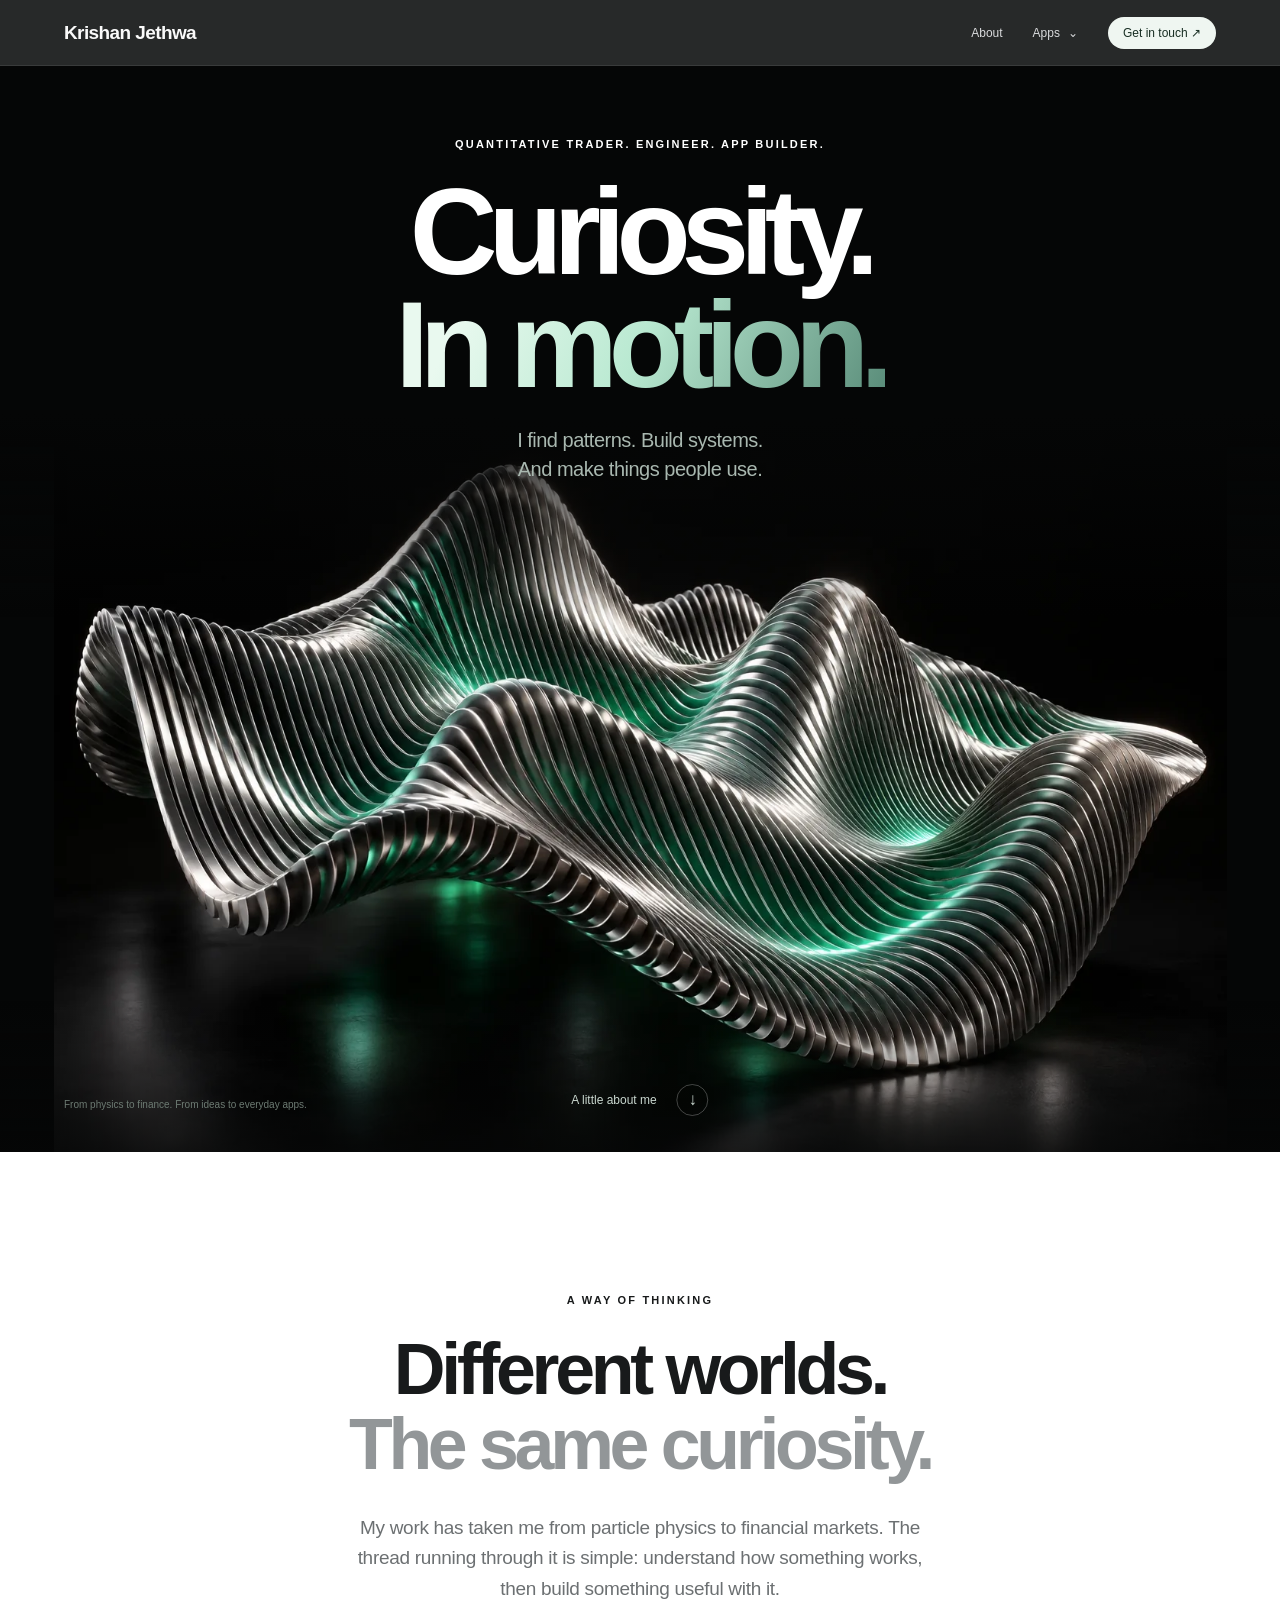
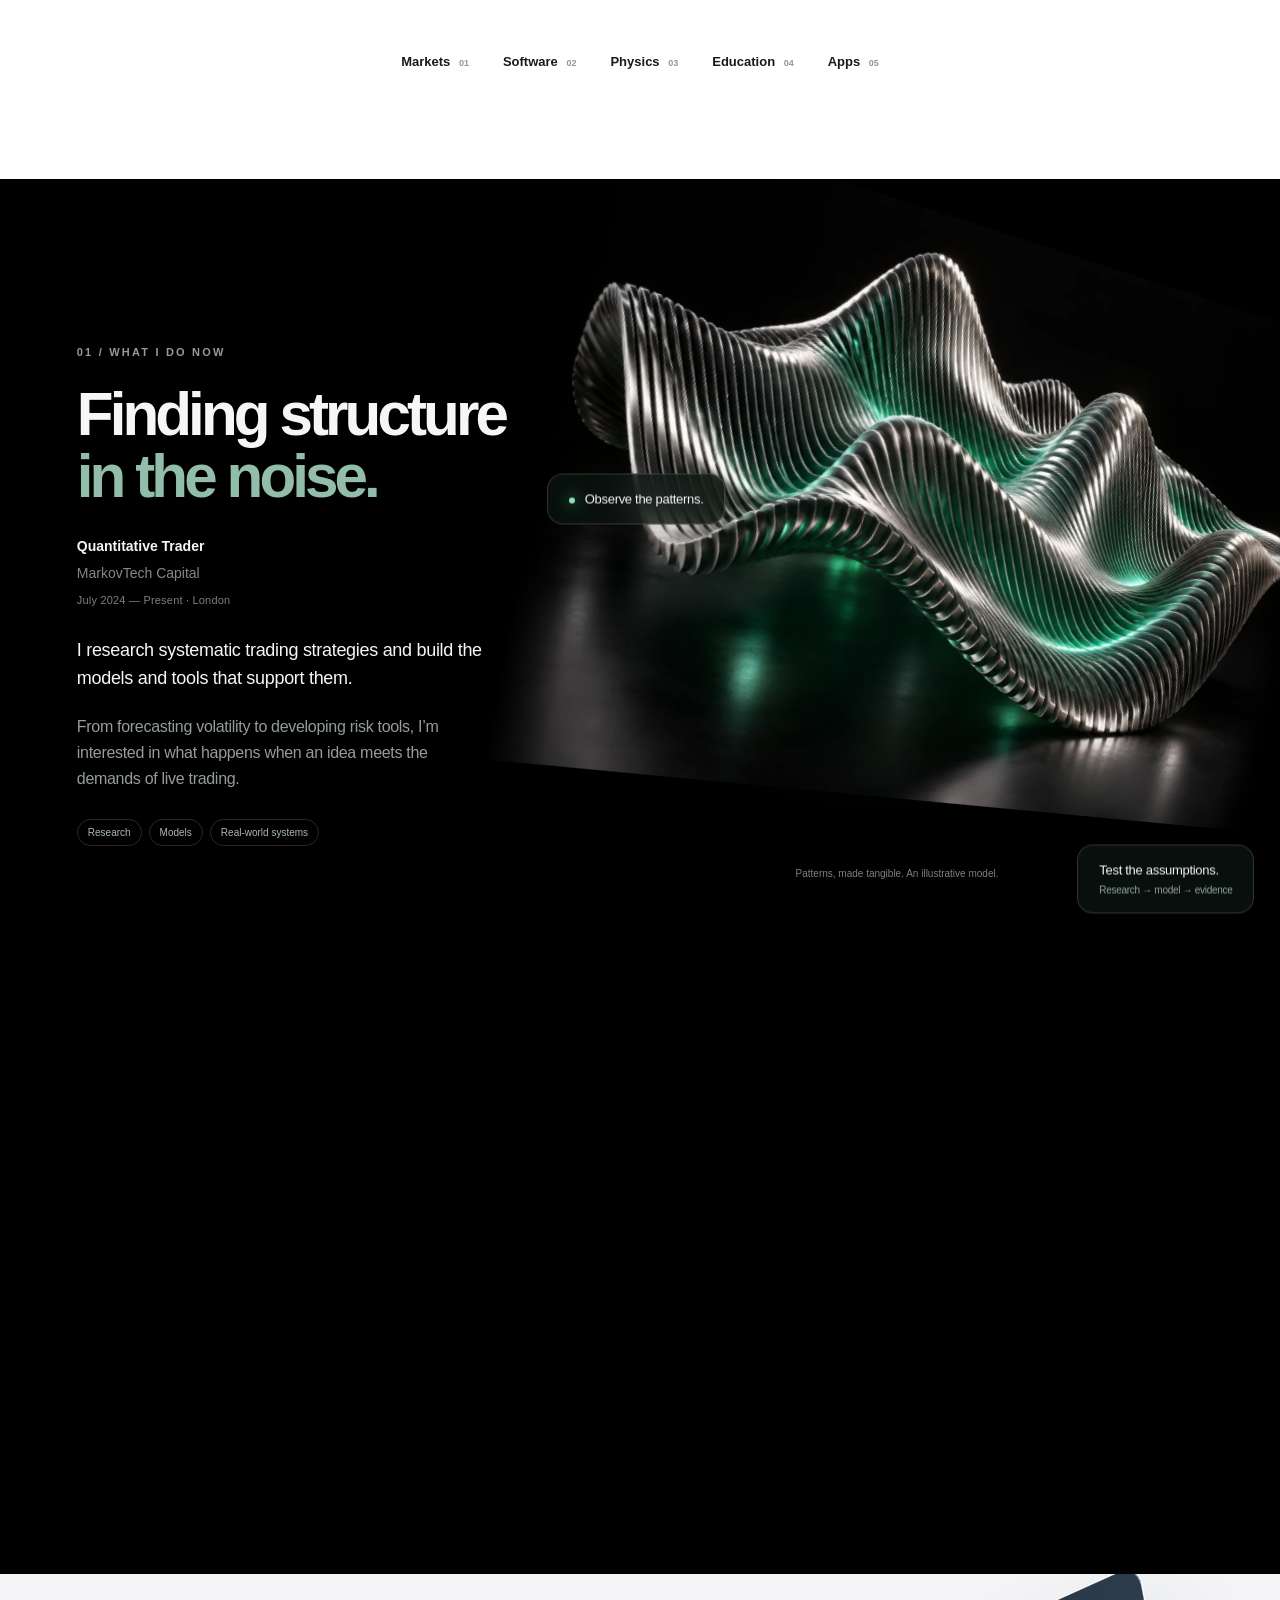
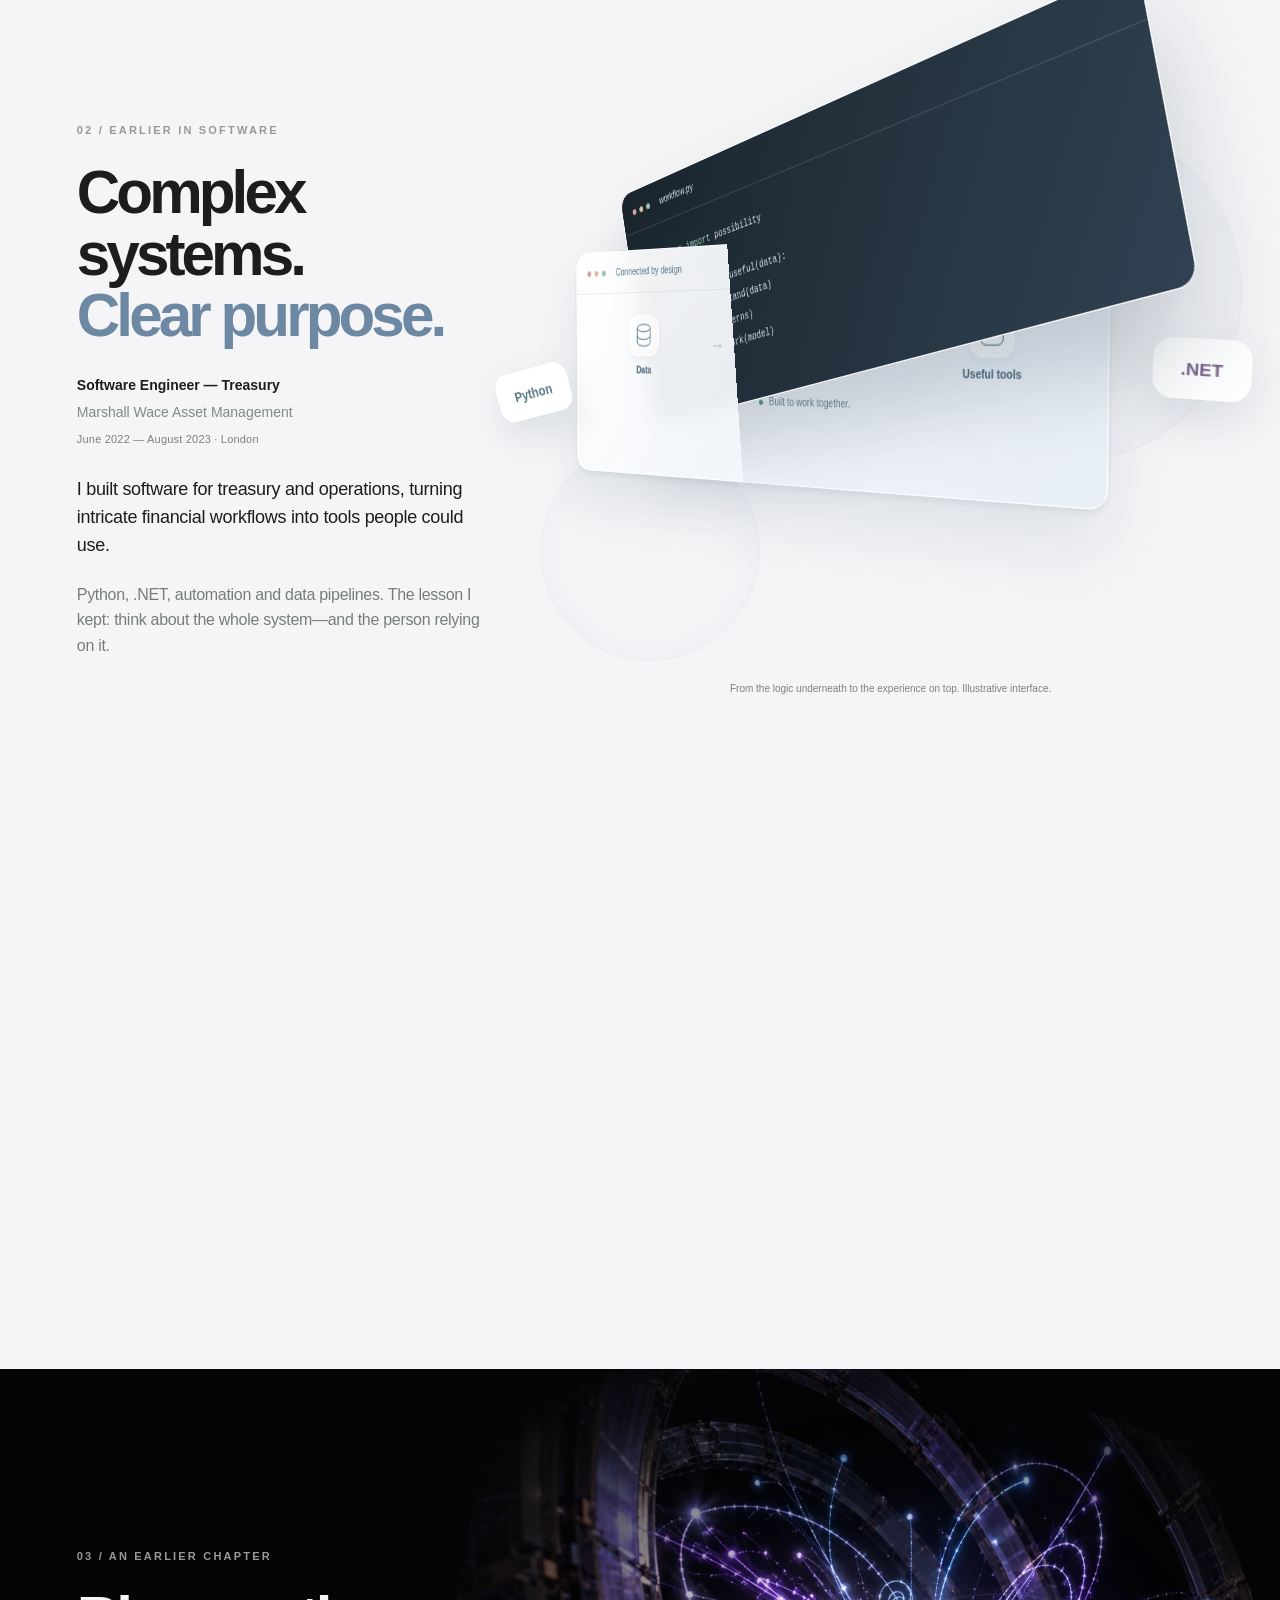
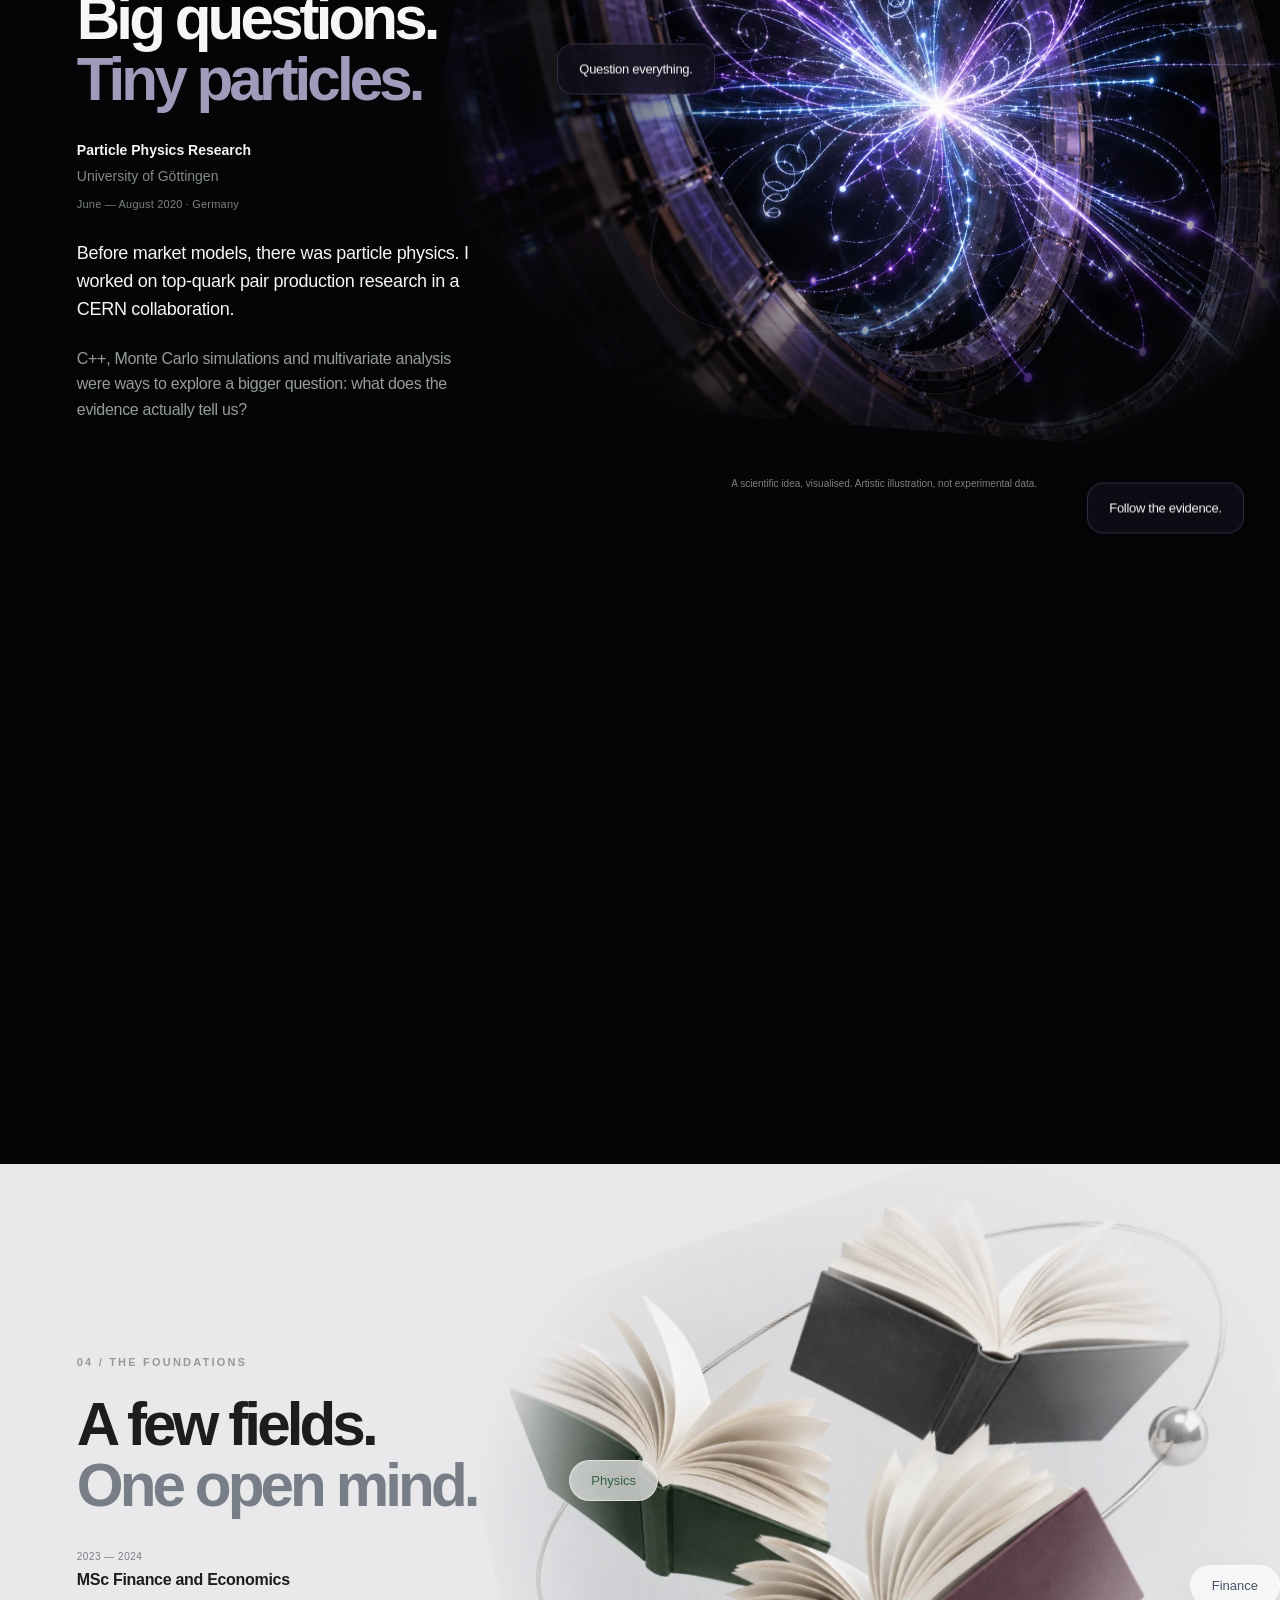
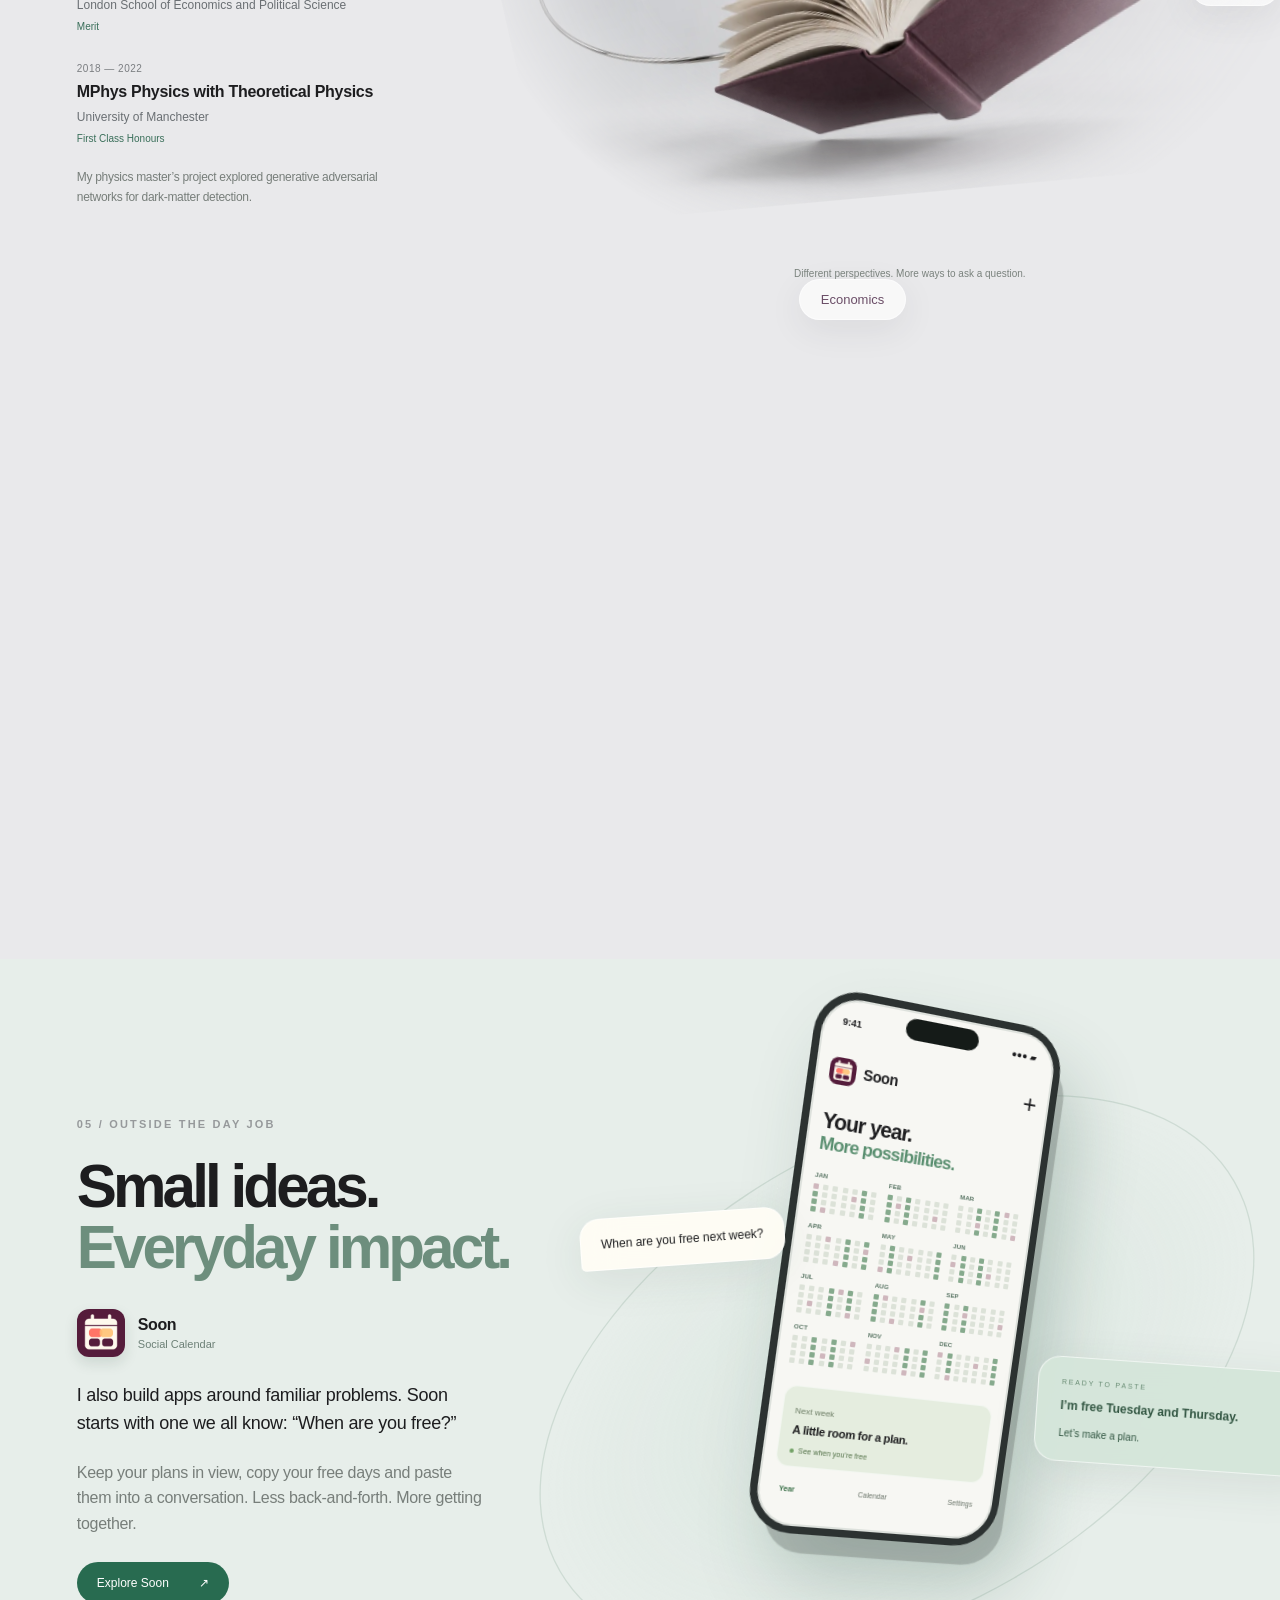
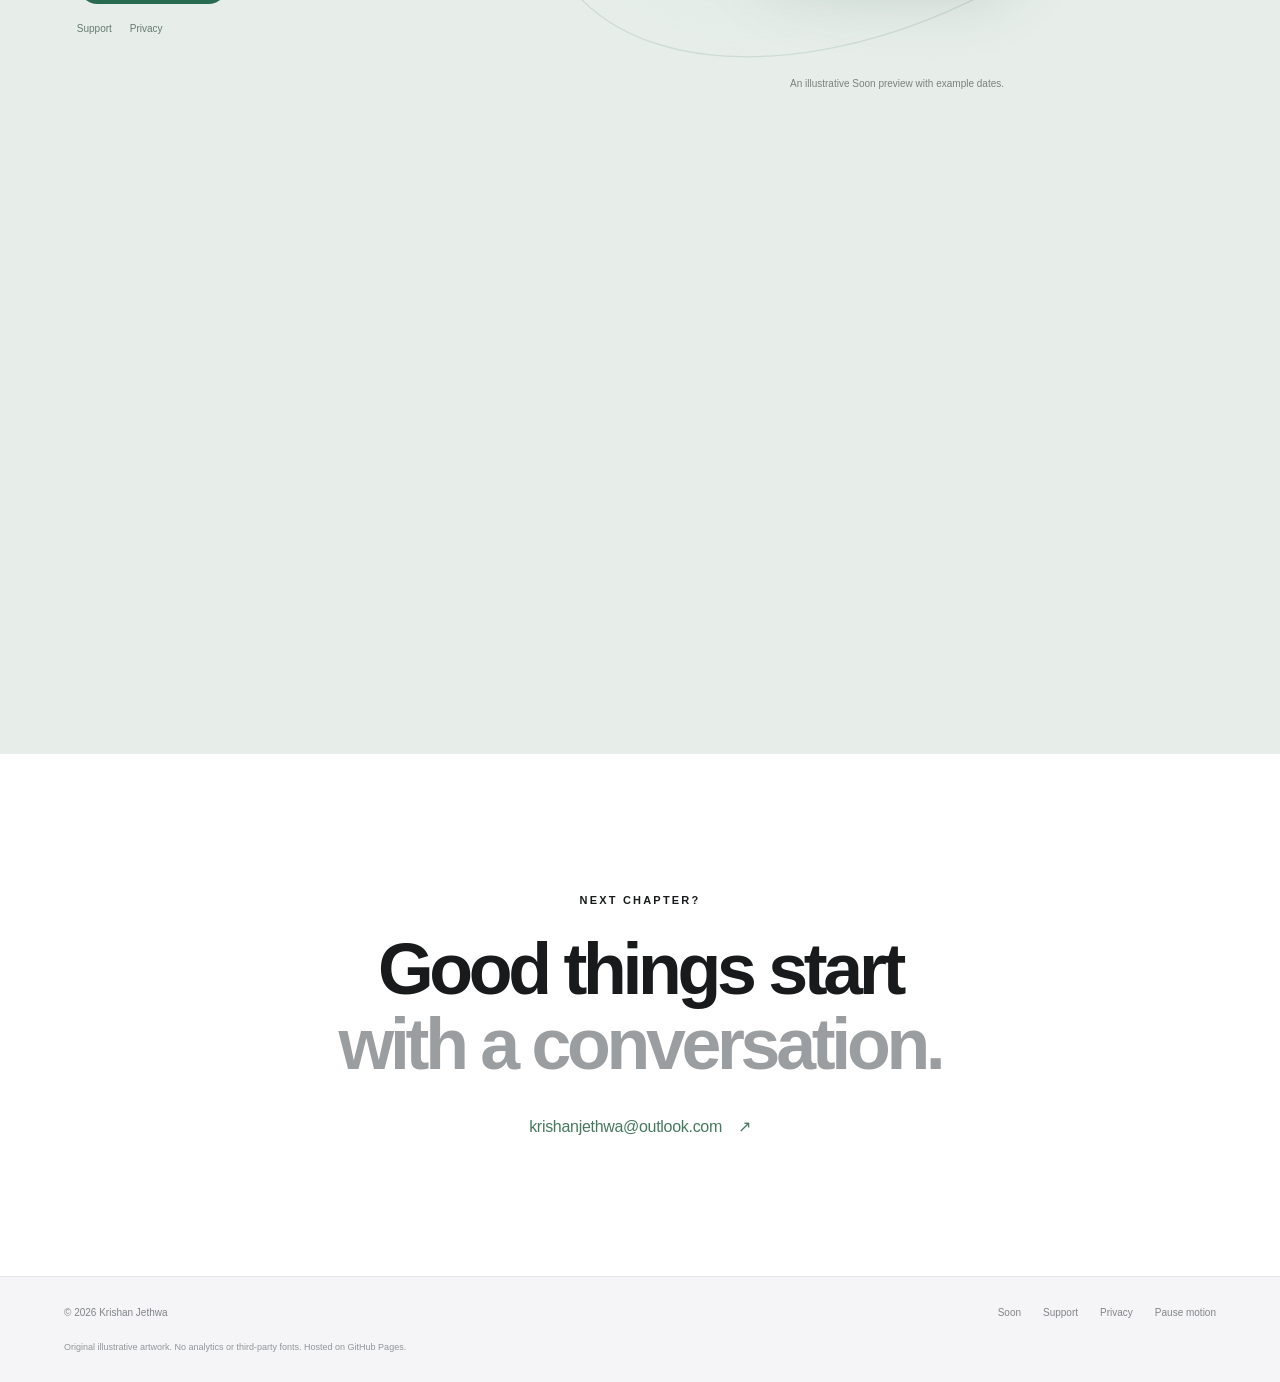
<file: index.html>
<!doctype html>
<html lang="en">
<head>
  <meta charset="utf-8"><meta name="viewport" content="width=device-width,initial-scale=1">
  <title>Krishan Jethwa · Curiosity in motion</title>
  <meta name="description" content="Krishan Jethwa — quantitative trader, software engineer and everyday app builder. A journey through markets, physics and the things I make.">
  <meta name="theme-color" content="#050606">
  <link rel="preload" href="./assets/markets.webp" as="image">
  <link rel="stylesheet" href="./developer.css?v=20261020d"><script src="./developer.js?v=20261020d" defer></script>
</head>
<body>
<a class="skip" href="#main">Skip to content</a>
<header class="site-header"><a class="identity" href="./" aria-label="Krishan Jethwa home">Krishan Jethwa</a><nav aria-label="Main navigation"><a href="#about">About</a><details class="app-menu"><summary>Apps <span aria-hidden="true">⌄</span></summary><div class="dropdown"><a href="./soon.html"><img src="./socialite-icon.png" width="36" height="36" alt=""><span><strong>Soon</strong><small>Social Calendar</small></span><span aria-hidden="true">↗</span></a></div></details><a class="nav-contact" href="mailto:krishanjethwa@outlook.com">Get in touch <span aria-hidden="true">↗</span></a></nav></header>
<main id="main">
<section class="hero" aria-labelledby="intro-title">
  <div class="hero-heading"><p class="eyebrow">Quantitative trader. Engineer. App builder.</p><h1 id="intro-title">Curiosity.<br><span>In motion.</span></h1><p>I find patterns. Build systems.<br>And make things people use.</p></div>
  <div class="hero-image" aria-hidden="true"><img src="./assets/markets.webp" width="1536" height="1024" alt="" fetchpriority="high"><div class="hero-image-shade"></div></div>
  <a class="scroll-cue" href="#about">A little about me <span aria-hidden="true">↓</span></a><span class="hero-side" aria-hidden="true">From physics to finance. From ideas to everyday apps.</span>
</section>
<div id="about" class="story-intro"><p class="eyebrow">A way of thinking</p><h2>Different worlds.<br><span>The same curiosity.</span></h2><p>My work has taken me from particle physics to financial markets. The thread running through it is simple: understand how something works, then build something useful with it.</p><div class="story-nav" aria-label="Explore my story"><a href="#markets">Markets <span>01</span></a><a href="#software">Software <span>02</span></a><a href="#physics">Physics <span>03</span></a><a href="#education">Education <span>04</span></a><a href="#apps">Apps <span>05</span></a></div></div>
<section class="chapter chapter-markets dark" id="markets" data-chapter="0" aria-labelledby="markets-title"><div class="chapter-frame">
  <div class="chapter-copy"><p class="eyebrow">01 / What I do now</p><h2 id="markets-title">Finding structure<br><span>in the noise.</span></h2><div class="role"><strong>Quantitative Trader</strong><span>MarkovTech Capital</span><small>July 2024 — Present · London</small></div><p>I research systematic trading strategies and build the models and tools that support them.</p><p class="secondary">From forecasting volatility to developing risk tools, I’m interested in what happens when an idea meets the demands of live trading.</p><div class="chapter-tags"><span>Research</span><span>Models</span><span>Real-world systems</span></div></div>
  <figure class="chapter-visual market-visual"><div class="visual-glow"></div><img class="visual-main" src="./assets/markets.webp" width="1536" height="1024" alt="A sculpted silver wave surface with emerald reflections, illustrating the patterns in a mathematical model." loading="lazy"><div class="floating-label label-one" aria-hidden="true"><i></i>Observe the patterns.</div><div class="floating-label label-two" aria-hidden="true">Test the assumptions.<span>Research → model → evidence</span></div><figcaption>Patterns, made tangible. An illustrative model.</figcaption></figure>
</div></section>
<section class="chapter chapter-software light" id="software" data-chapter="1" aria-labelledby="software-title"><div class="chapter-frame">
  <div class="chapter-copy"><p class="eyebrow">02 / Earlier in software</p><h2 id="software-title">Complex systems.<br><span>Clear purpose.</span></h2><div class="role"><strong>Software Engineer — Treasury</strong><span>Marshall Wace Asset Management</span><small>June 2022 — August 2023 · London</small></div><p>I built software for treasury and operations, turning intricate financial workflows into tools people could use.</p><p class="secondary">Python, .NET, automation and data pipelines. The lesson I kept: think about the whole system—and the person relying on it.</p></div>
  <figure class="chapter-visual software-visual"><div class="software-orb orb-one"></div><div class="software-orb orb-two"></div><div class="system-composition" aria-hidden="true"><div class="system-window window-back"><div class="window-bar"><i></i><i></i><i></i><span>workflow.py</span></div><div class="code-lines"><span><b>from</b> ideas <b>import</b> possibility</span><span>&nbsp;</span><span><b>def</b> build_something_useful(data):</span><span>&nbsp;&nbsp;patterns = understand(data)</span><span>&nbsp;&nbsp;model = test(patterns)</span><span>&nbsp;&nbsp;<b>return</b> make_it_work(model)</span></div></div><div class="system-window window-front"><div class="window-bar"><i></i><i></i><i></i><span>Connected by design</span></div><div class="workflow"><div><svg viewBox="0 0 40 40"><ellipse cx="20" cy="10" rx="12" ry="5"/><path d="M8 10V29C8 36 32 36 32 29V10M8 20C8 27 32 27 32 20"/></svg><span>Data</span></div><b>→</b><div><svg viewBox="0 0 40 40"><path d="M16 10L6 20L16 30M24 10L34 20L24 30"/></svg><span>Logic</span></div><b>→</b><div><svg viewBox="0 0 40 40"><rect x="6" y="6" width="28" height="28" rx="7"/><path d="M13 21L18 26L28 15"/></svg><span>Useful tools</span></div></div><div class="system-status"><i></i>Built to work together.</div></div><div class="floating-language language-python">Python</div><div class="floating-language language-dotnet">.NET</div></div><figcaption>From the logic underneath to the experience on top. Illustrative interface.</figcaption></figure>
</div></section>
<section class="chapter chapter-physics dark" id="physics" data-chapter="2" aria-labelledby="physics-title"><div class="chapter-frame">
  <div class="chapter-copy"><p class="eyebrow">03 / An earlier chapter</p><h2 id="physics-title">Big questions.<br><span>Tiny particles.</span></h2><div class="role"><strong>Particle Physics Research</strong><span>University of Göttingen</span><small>June — August 2020 · Germany</small></div><p>Before market models, there was particle physics. I worked on top-quark pair production research in a CERN collaboration.</p><p class="secondary">C++, Monte Carlo simulations and multivariate analysis were ways to explore a bigger question: what does the evidence actually tell us?</p></div>
  <figure class="chapter-visual physics-visual"><img class="visual-main" src="./assets/particles.webp" width="1536" height="1024" alt="Luminous violet particle trajectories radiating through a three-dimensional detector, an artistic illustration of particle physics." loading="lazy"><div class="particle-halo halo-one" aria-hidden="true"></div><div class="particle-halo halo-two" aria-hidden="true"></div><div class="floating-label label-one" aria-hidden="true">Question everything.</div><div class="floating-label label-two" aria-hidden="true">Follow the evidence.</div><figcaption>A scientific idea, visualised. Artistic illustration, not experimental data.</figcaption></figure>
</div></section>
<section class="chapter chapter-education light" id="education" data-chapter="3" aria-labelledby="education-title"><div class="chapter-frame">
  <div class="chapter-copy"><p class="eyebrow">04 / The foundations</p><h2 id="education-title">A few fields.<br><span>One open mind.</span></h2><div class="degree"><small>2023 — 2024</small><h3>MSc Finance and Economics</h3><p>London School of Economics and Political Science</p><span>Merit</span></div><div class="degree"><small>2018 — 2022</small><h3>MPhys Physics with Theoretical Physics</h3><p>University of Manchester</p><span>First Class Honours</span></div><p class="secondary education-note">My physics master’s project explored generative adversarial networks for dark-matter detection.</p></div>
  <figure class="chapter-visual education-visual"><img class="visual-main" src="./assets/education.webp" width="1536" height="1024" alt="Three open books with sculptural pages and a silver orbit, representing physics, finance and economics." loading="lazy"><span class="subject subject-physics" aria-hidden="true">Physics</span><span class="subject subject-finance" aria-hidden="true">Finance</span><span class="subject subject-economics" aria-hidden="true">Economics</span><figcaption>Different perspectives. More ways to ask a question.</figcaption></figure>
</div></section>
<section class="chapter chapter-apps light" id="apps" data-chapter="4" aria-labelledby="apps-title"><div class="chapter-frame">
  <div class="chapter-copy"><p class="eyebrow">05 / Outside the day job</p><h2 id="apps-title">Small ideas.<br><span>Everyday impact.</span></h2><div class="app-heading"><img src="./socialite-icon.png" width="48" height="48" alt=""><div><strong>Soon</strong><span>Social Calendar</span></div></div><p>I also build apps around familiar problems. Soon starts with one we all know: “When are you free?”</p><p class="secondary">Keep your plans in view, copy your free days and paste them into a conversation. Less back-and-forth. More getting together.</p><a class="button" href="./soon.html">Explore Soon <span aria-hidden="true">↗</span></a><div class="app-links"><a href="./support.html">Support</a><a href="./privacy.html">Privacy</a></div></div>
  <figure class="chapter-visual app-visual"><div class="app-orbit" aria-hidden="true"></div><div class="phone-composition" aria-hidden="true"><div class="phone"><div class="phone-island"></div><div class="phone-status"><span>9:41</span><span>●●● ▰</span></div><div class="phone-header"><img src="./socialite-icon.png" width="32" height="32" alt=""><span>Soon</span><i>+</i></div><div class="phone-month"><span>Your year.</span><strong>More possibilities.</strong></div><div class="year-calendar"></div><div class="phone-card"><span>Next week</span><strong>A little room for a plan.</strong><div><i></i>See when you’re free</div></div><div class="phone-tabs"><span>Year</span><span>Calendar</span><span>Settings</span></div></div><div class="message-bubble message-question">When are you free next week?</div><div class="message-bubble message-answer"><small>READY TO PASTE</small>I’m free Tuesday and Thursday.<span>Let’s make a plan. <b>↗</b></span></div></div><figcaption>An illustrative Soon preview with example dates.</figcaption></figure>
</div></section>
<section class="contact" id="contact"><p class="eyebrow">Next chapter?</p><h2>Good things start<br><span>with a conversation.</span></h2><a href="mailto:krishanjethwa@outlook.com">krishanjethwa@outlook.com <span aria-hidden="true">↗</span></a></section>
</main>
<footer><span>© 2026 Krishan Jethwa</span><div><a href="./soon.html">Soon</a><a href="./support.html">Support</a><a href="./privacy.html">Privacy</a><button class="motion-toggle" type="button" aria-pressed="false">Pause motion</button></div><p>Original illustrative artwork. No analytics or third-party fonts. Hosted on GitHub Pages.</p></footer>
</body>
</html>
</file>
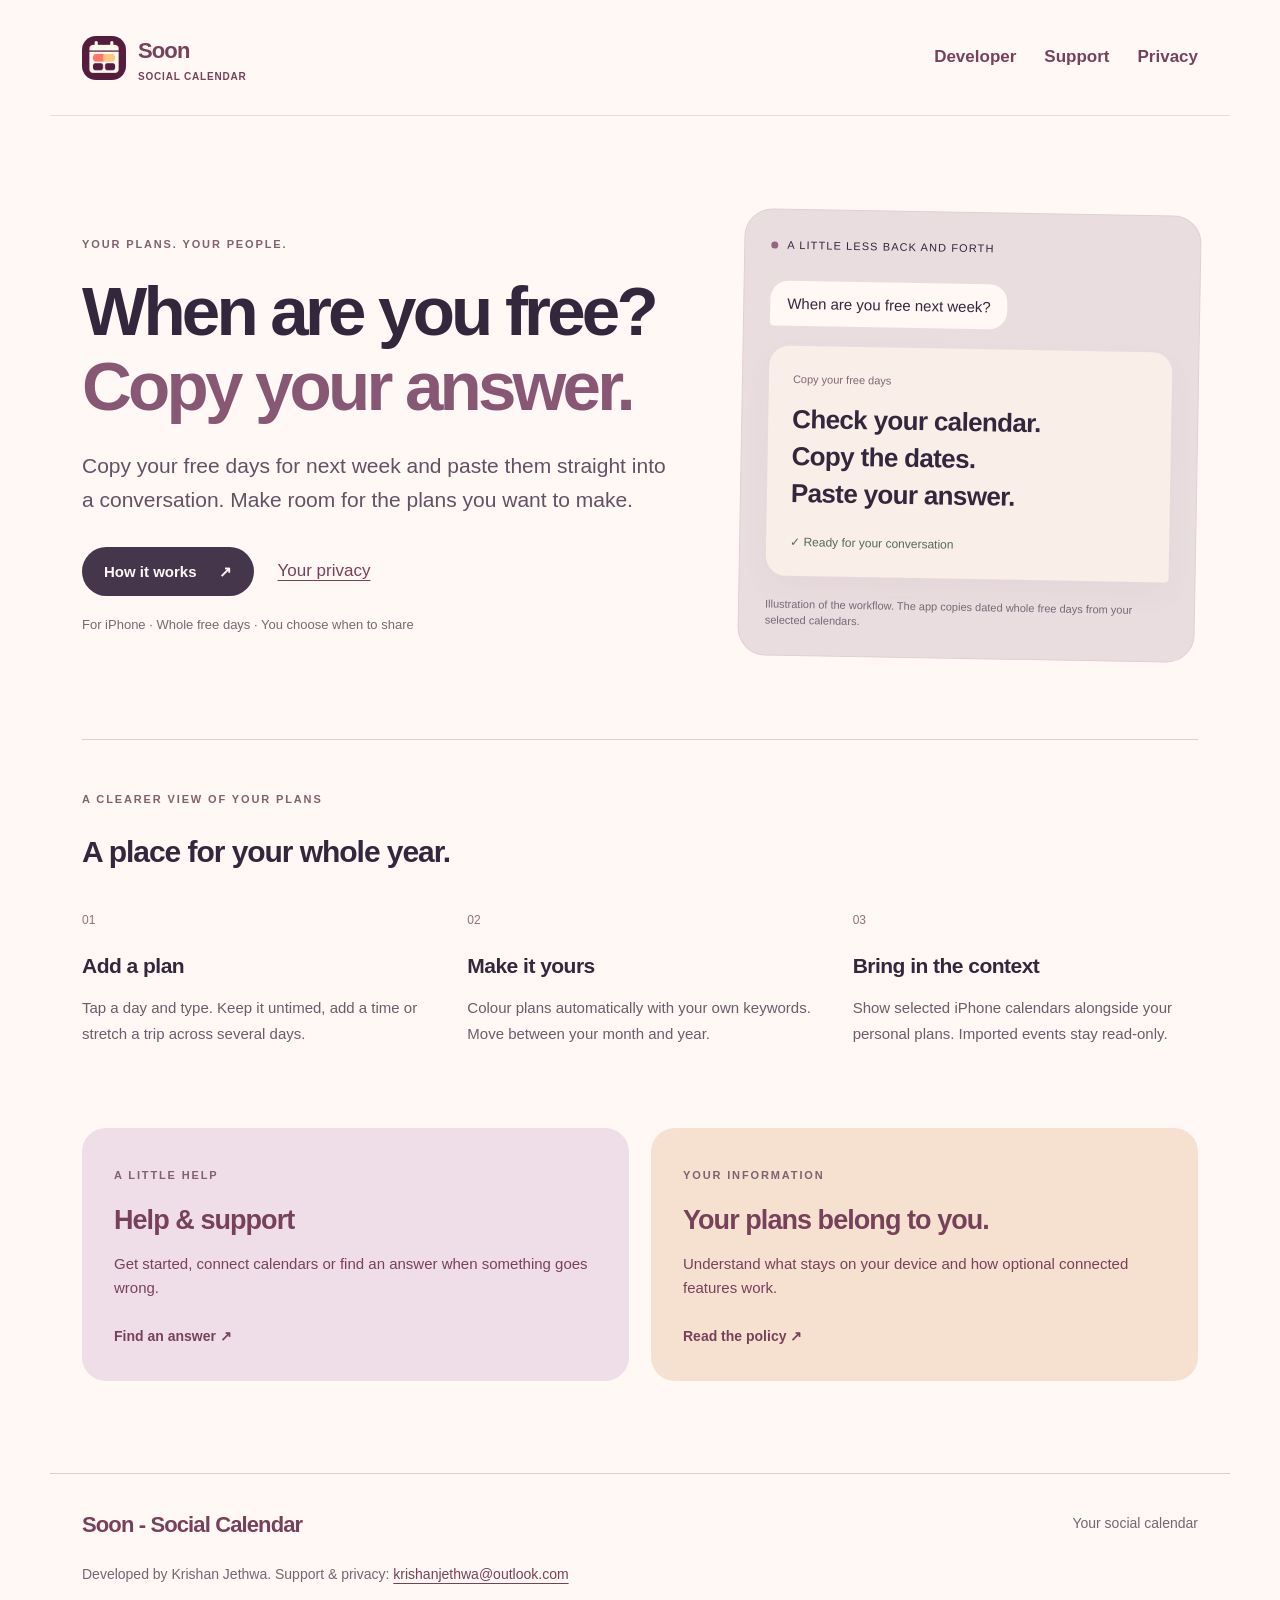
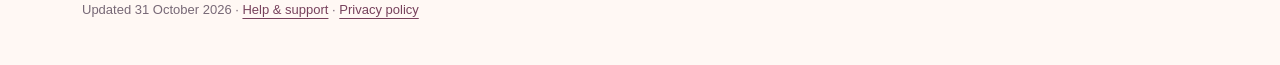
<file: annum.html>
<!doctype html>
<html lang="en"><head><meta charset="utf-8"><meta name="viewport" content="width=device-width,initial-scale=1">
<title>Your plans, with a little more room · Soon - Social Calendar</title>
<meta name="description" content="Plan your year and copy your free days. Help, support and privacy information for Soon - Social Calendar.">

<meta name="theme-color" content="#fff8f4"><link rel="icon" href="./socialite-icon.png"><link rel="stylesheet" href="./socialite.css"></head>
<body><a class="skip" href="#main">Skip to content</a><header><a class="brand" href="./soon.html" aria-label="Soon - Social Calendar home"><img src="./socialite-icon.png" width="44" height="44" alt=""><span>Soon<small>Social Calendar</small></span></a><nav aria-label="Main navigation"><a href="./">Developer</a><a href="./support.html">Support</a><a href="./privacy.html">Privacy</a></nav></header>
<main id="main"><div class="hero"><div><p class="eyebrow">Your plans. Your people.</p><h1>When are you free?<br><em>Copy your answer.</em></h1><p class="intro">Copy your free days for next week and paste them straight into a conversation. Make room for the plans you want to make.</p><div class="actions"><a class="button" href="./support.html#copy-your-free-days">How it works <span aria-hidden="true">↗</span></a><a href="./privacy.html">Your privacy</a></div><p class="caption">For iPhone · Whole free days · You choose when to share</p></div><aside class="example" aria-label="Illustration of the availability sharing workflow"><div class="example-top"><span class="dot"></span> A little less back and forth</div><p class="question">When are you free next week?</p><div class="answer"><span class="example-label">Copy your free days</span><strong>Check your calendar.<br>Copy the dates.<br>Paste your answer.</strong><span class="copied">✓ Ready for your conversation</span></div><p class="example-note">Illustration of the workflow. The app copies dated whole free days from your selected calendars.</p></aside></div>
<section class="overview" aria-labelledby="overview-title"><p class="eyebrow">A clearer view of your plans</p><h2 id="overview-title">A place for your whole year.</h2><div class="features"><div><span class="feature-number">01</span><h3>Add a plan</h3><p>Tap a day and type. Keep it untimed, add a time or stretch a trip across several days.</p></div><div><span class="feature-number">02</span><h3>Make it yours</h3><p>Colour plans automatically with your own keywords. Move between your month and year.</p></div><div><span class="feature-number">03</span><h3>Bring in the context</h3><p>Show selected iPhone calendars alongside your personal plans. Imported events stay read-only.</p></div></div></section>
<div class="cards"><a class="card" href="./support.html"><span class="eyebrow">A little help</span><h2>Help &amp; support</h2><p>Get started, connect calendars or find an answer when something goes wrong.</p><span class="card-link">Find an answer ↗</span></a><a class="card peach" href="./privacy.html"><span class="eyebrow">Your information</span><h2>Your plans belong to you.</h2><p>Understand what stays on your device and how optional connected features work.</p><span class="card-link">Read the policy ↗</span></a></div></main><footer><div class="footer-top"><a class="wordmark" href="./soon.html">Soon - Social Calendar</a><span>Your social calendar</span></div><p>Developed by Krishan Jethwa. Support &amp; privacy: <a href="mailto:krishanjethwa@outlook.com">krishanjethwa@outlook.com</a></p><p class="small">Updated 31 October 2026 · <a href="./support.html">Help &amp; support</a> · <a href="./privacy.html">Privacy policy</a></p></footer></body></html>
</file>
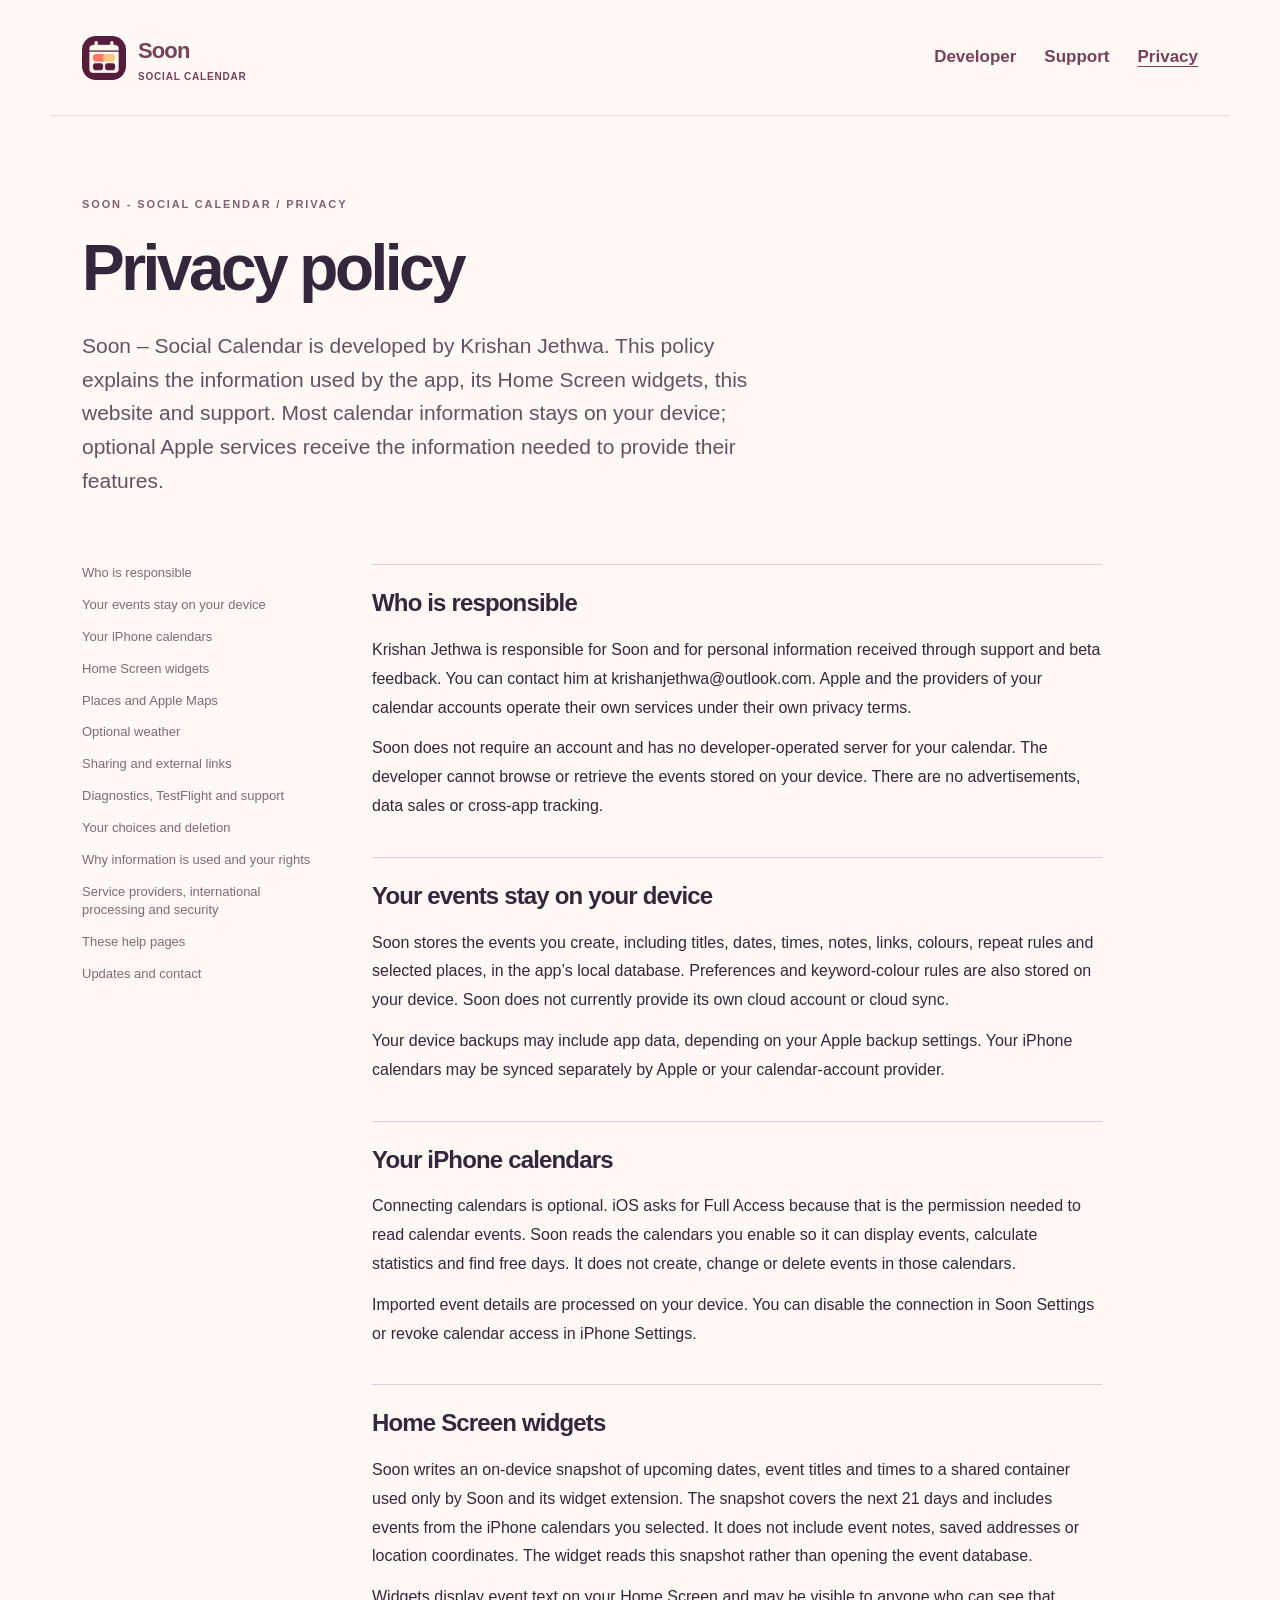
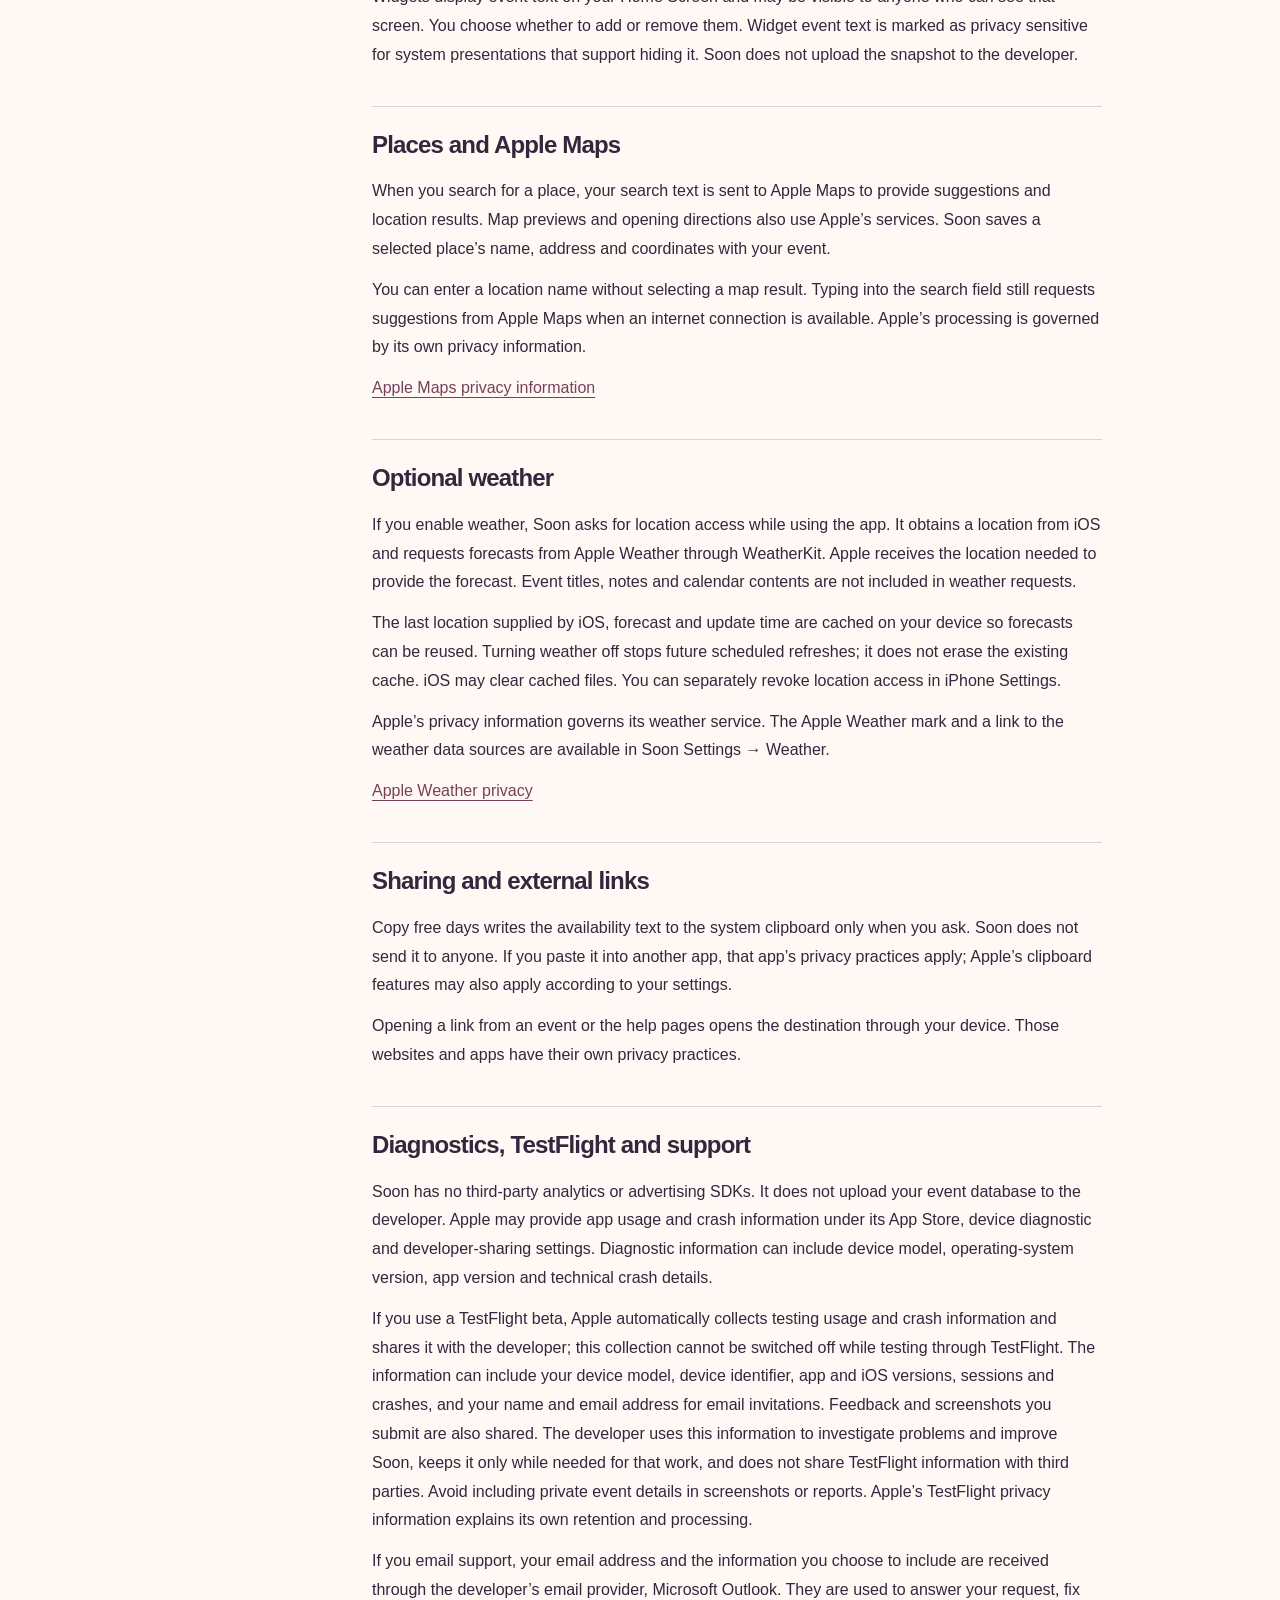
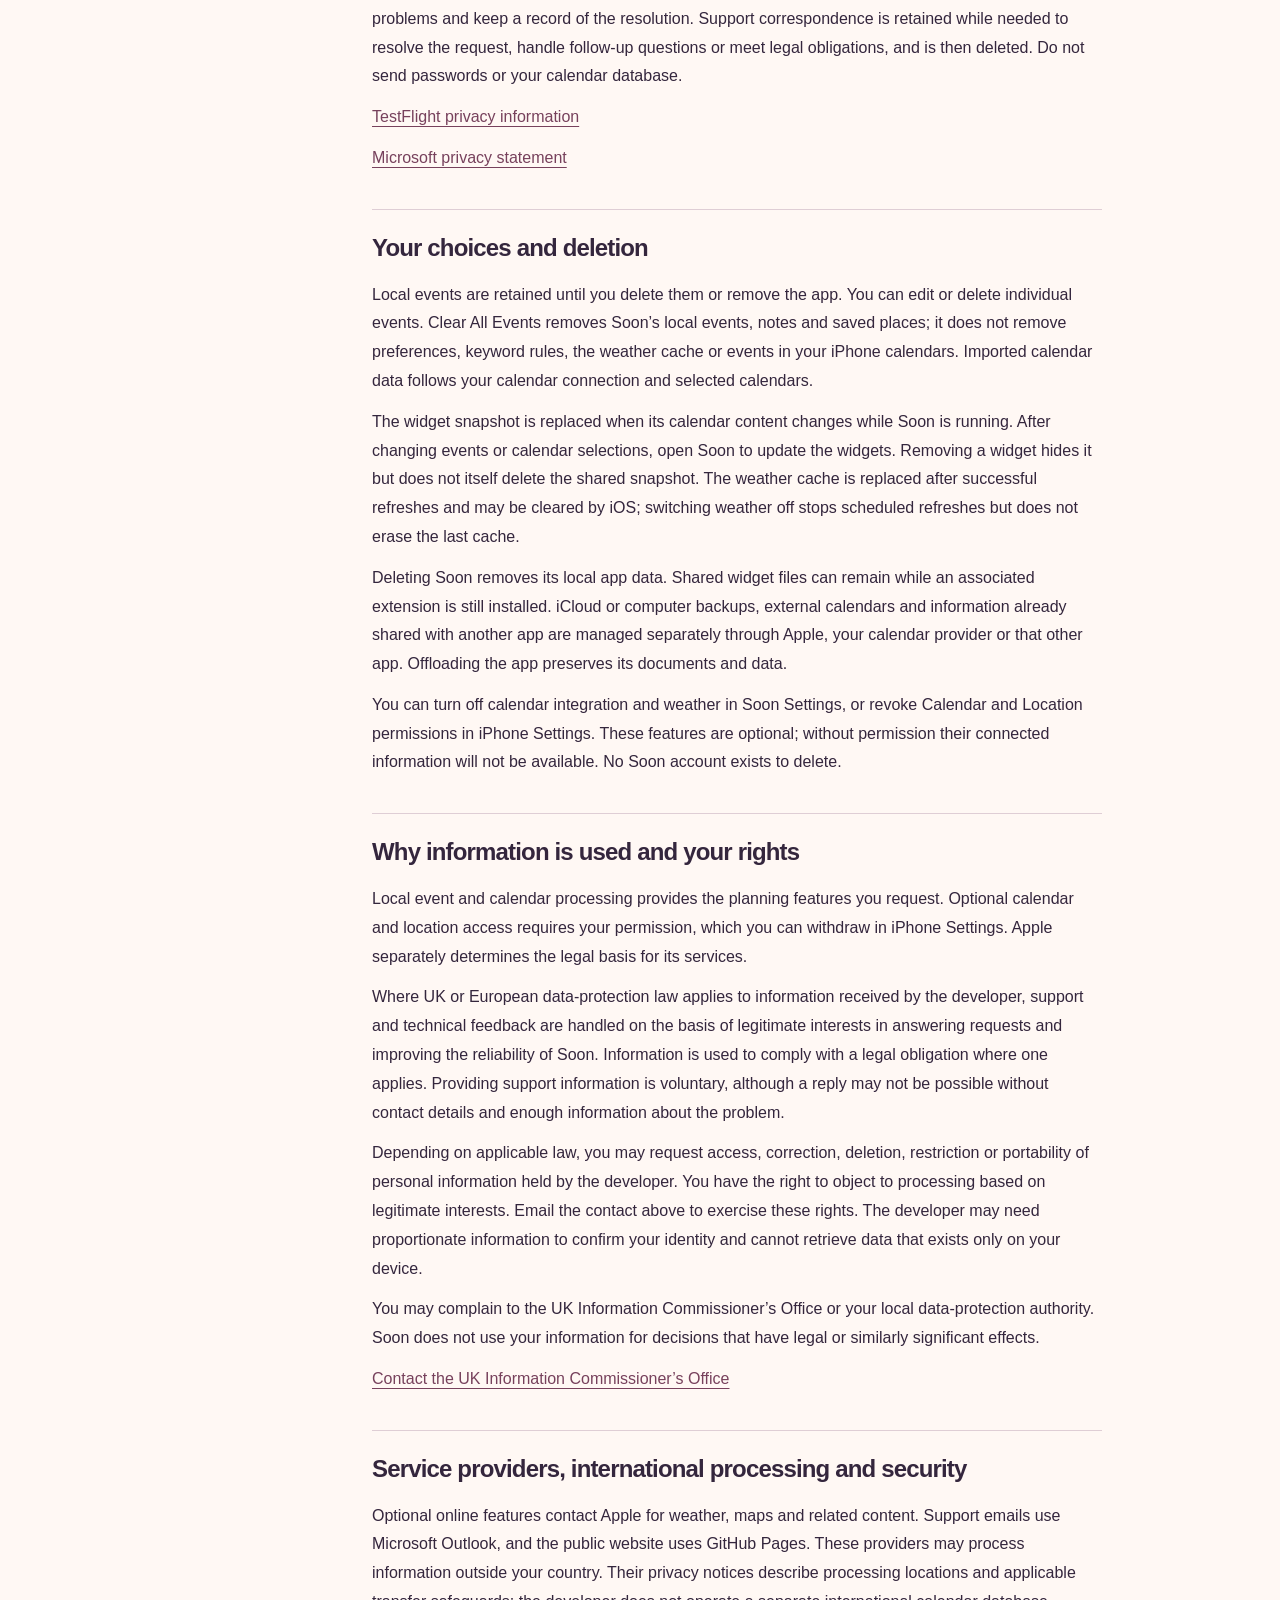
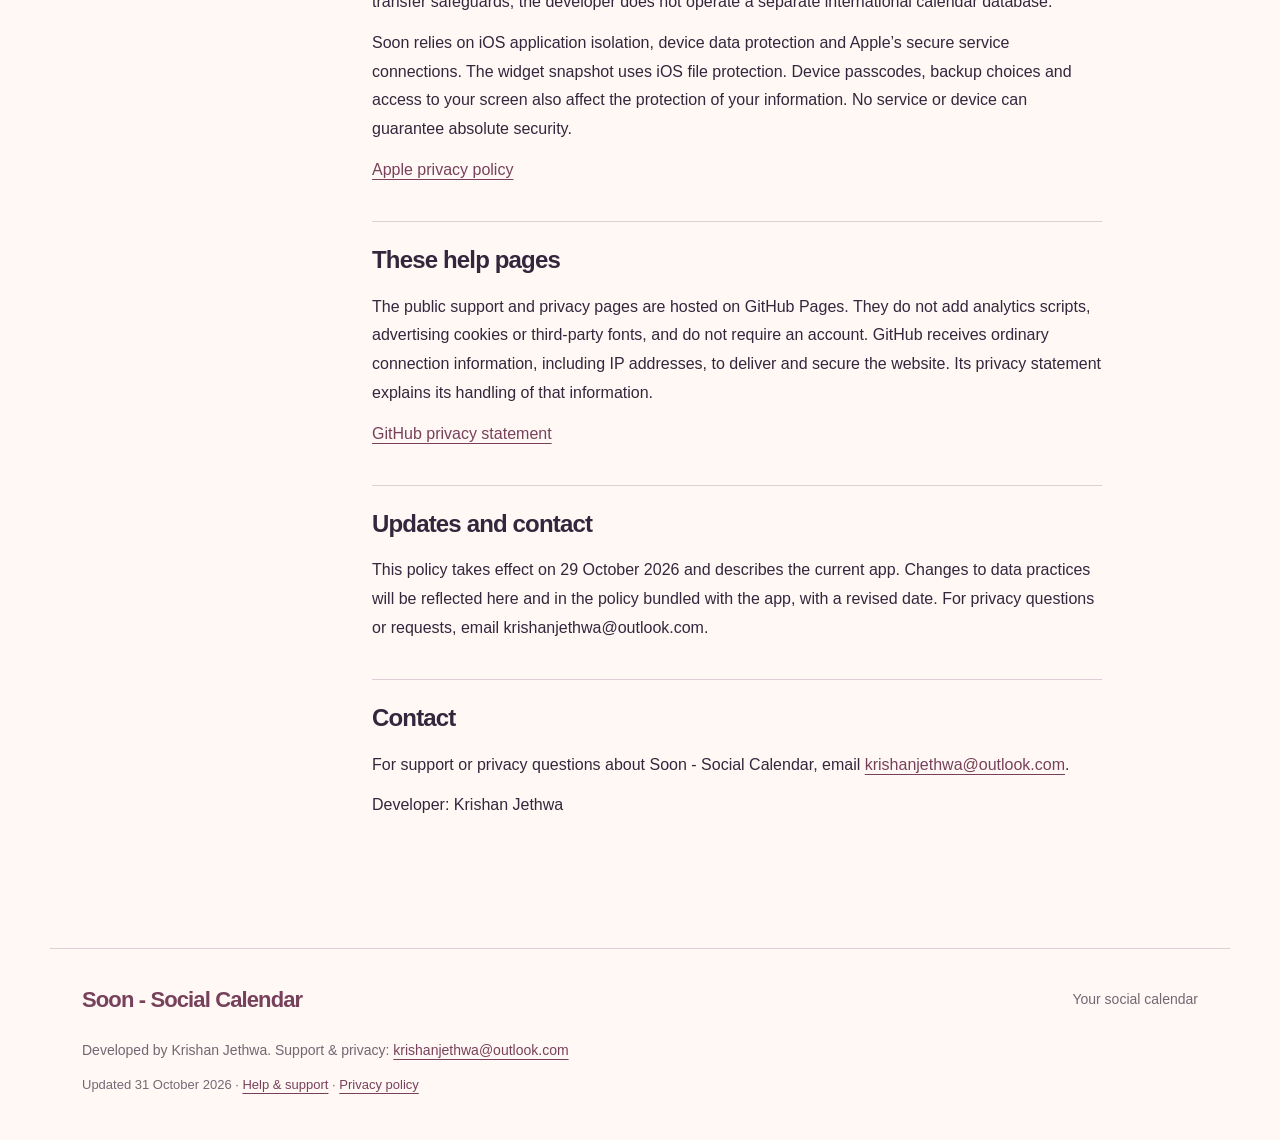
<file: privacy.html>
<!doctype html>
<html lang="en"><head><meta charset="utf-8"><meta name="viewport" content="width=device-width,initial-scale=1">
<title>Privacy policy · Soon - Social Calendar</title>
<meta name="description" content="Plan your year and copy your free days. Help, support and privacy information for Soon - Social Calendar.">

<meta name="theme-color" content="#fff8f4"><link rel="icon" href="./socialite-icon.png"><link rel="stylesheet" href="./socialite.css"></head>
<body><a class="skip" href="#main">Skip to content</a><header><a class="brand" href="./soon.html" aria-label="Soon - Social Calendar home"><img src="./socialite-icon.png" width="44" height="44" alt=""><span>Soon<small>Social Calendar</small></span></a><nav aria-label="Main navigation"><a href="./">Developer</a><a href="./support.html">Support</a><a href="./privacy.html" aria-current="page">Privacy</a></nav></header>
<main id="main"><div class="page-heading"><p class="eyebrow">Soon - Social Calendar / privacy</p><h1>Privacy policy</h1><p class="intro">Soon – Social Calendar is developed by Krishan Jethwa. This policy explains the information used by the app, its Home Screen widgets, this website and support. Most calendar information stays on your device; optional Apple services receive the information needed to provide their features.</p></div><div class="reading-layout"><aside class="contents" aria-label="On this page"><a href="#who-is-responsible">Who is responsible</a><a href="#your-events-stay-on-your-device">Your events stay on your device</a><a href="#your-iphone-calendars">Your iPhone calendars</a><a href="#home-screen-widgets">Home Screen widgets</a><a href="#places-and-apple-maps">Places and Apple Maps</a><a href="#optional-weather">Optional weather</a><a href="#sharing-and-external-links">Sharing and external links</a><a href="#diagnostics-testflight-and-support">Diagnostics, TestFlight and support</a><a href="#your-choices-and-deletion">Your choices and deletion</a><a href="#why-information-is-used-and-your-rights">Why information is used and your rights</a><a href="#service-providers-international-processing-and-security">Service providers, international processing and security</a><a href="#these-help-pages">These help pages</a><a href="#updates-and-contact">Updates and contact</a></aside><article><section id="who-is-responsible"><h2>Who is responsible</h2><p>Krishan Jethwa is responsible for Soon and for personal information received through support and beta feedback. You can contact him at krishanjethwa@outlook.com. Apple and the providers of your calendar accounts operate their own services under their own privacy terms.</p><p>Soon does not require an account and has no developer-operated server for your calendar. The developer cannot browse or retrieve the events stored on your device. There are no advertisements, data sales or cross-app tracking.</p></section><section id="your-events-stay-on-your-device"><h2>Your events stay on your device</h2><p>Soon stores the events you create, including titles, dates, times, notes, links, colours, repeat rules and selected places, in the app’s local database. Preferences and keyword-colour rules are also stored on your device. Soon does not currently provide its own cloud account or cloud sync.</p><p>Your device backups may include app data, depending on your Apple backup settings. Your iPhone calendars may be synced separately by Apple or your calendar-account provider.</p></section><section id="your-iphone-calendars"><h2>Your iPhone calendars</h2><p>Connecting calendars is optional. iOS asks for Full Access because that is the permission needed to read calendar events. Soon reads the calendars you enable so it can display events, calculate statistics and find free days. It does not create, change or delete events in those calendars.</p><p>Imported event details are processed on your device. You can disable the connection in Soon Settings or revoke calendar access in iPhone Settings.</p></section><section id="home-screen-widgets"><h2>Home Screen widgets</h2><p>Soon writes an on-device snapshot of upcoming dates, event titles and times to a shared container used only by Soon and its widget extension. The snapshot covers the next 21 days and includes events from the iPhone calendars you selected. It does not include event notes, saved addresses or location coordinates. The widget reads this snapshot rather than opening the event database.</p><p>Widgets display event text on your Home Screen and may be visible to anyone who can see that screen. You choose whether to add or remove them. Widget event text is marked as privacy sensitive for system presentations that support hiding it. Soon does not upload the snapshot to the developer.</p></section><section id="places-and-apple-maps"><h2>Places and Apple Maps</h2><p>When you search for a place, your search text is sent to Apple Maps to provide suggestions and location results. Map previews and opening directions also use Apple’s services. Soon saves a selected place’s name, address and coordinates with your event.</p><p>You can enter a location name without selecting a map result. Typing into the search field still requests suggestions from Apple Maps when an internet connection is available. Apple’s processing is governed by its own privacy information.</p><p><a href="https://www.apple.com/legal/privacy/data/en/apple-maps/">Apple Maps privacy information</a></p></section><section id="optional-weather"><h2>Optional weather</h2><p>If you enable weather, Soon asks for location access while using the app. It obtains a location from iOS and requests forecasts from Apple Weather through WeatherKit. Apple receives the location needed to provide the forecast. Event titles, notes and calendar contents are not included in weather requests.</p><p>The last location supplied by iOS, forecast and update time are cached on your device so forecasts can be reused. Turning weather off stops future scheduled refreshes; it does not erase the existing cache. iOS may clear cached files. You can separately revoke location access in iPhone Settings.</p><p>Apple’s privacy information governs its weather service. The Apple Weather mark and a link to the weather data sources are available in Soon Settings → Weather.</p><p><a href="https://www.apple.com/legal/privacy/data/en/weather/">Apple Weather privacy</a></p></section><section id="sharing-and-external-links"><h2>Sharing and external links</h2><p>Copy free days writes the availability text to the system clipboard only when you ask. Soon does not send it to anyone. If you paste it into another app, that app’s privacy practices apply; Apple’s clipboard features may also apply according to your settings.</p><p>Opening a link from an event or the help pages opens the destination through your device. Those websites and apps have their own privacy practices.</p></section><section id="diagnostics-testflight-and-support"><h2>Diagnostics, TestFlight and support</h2><p>Soon has no third-party analytics or advertising SDKs. It does not upload your event database to the developer. Apple may provide app usage and crash information under its App Store, device diagnostic and developer-sharing settings. Diagnostic information can include device model, operating-system version, app version and technical crash details.</p><p>If you use a TestFlight beta, Apple automatically collects testing usage and crash information and shares it with the developer; this collection cannot be switched off while testing through TestFlight. The information can include your device model, device identifier, app and iOS versions, sessions and crashes, and your name and email address for email invitations. Feedback and screenshots you submit are also shared. The developer uses this information to investigate problems and improve Soon, keeps it only while needed for that work, and does not share TestFlight information with third parties. Avoid including private event details in screenshots or reports. Apple’s TestFlight privacy information explains its own retention and processing.</p><p>If you email support, your email address and the information you choose to include are received through the developer’s email provider, Microsoft Outlook. They are used to answer your request, fix problems and keep a record of the resolution. Support correspondence is retained while needed to resolve the request, handle follow-up questions or meet legal obligations, and is then deleted. Do not send passwords or your calendar database.</p><p><a href="https://www.apple.com/legal/privacy/data/en/test-flight/">TestFlight privacy information</a></p><p><a href="https://privacy.microsoft.com/privacystatement">Microsoft privacy statement</a></p></section><section id="your-choices-and-deletion"><h2>Your choices and deletion</h2><p>Local events are retained until you delete them or remove the app. You can edit or delete individual events. Clear All Events removes Soon’s local events, notes and saved places; it does not remove preferences, keyword rules, the weather cache or events in your iPhone calendars. Imported calendar data follows your calendar connection and selected calendars.</p><p>The widget snapshot is replaced when its calendar content changes while Soon is running. After changing events or calendar selections, open Soon to update the widgets. Removing a widget hides it but does not itself delete the shared snapshot. The weather cache is replaced after successful refreshes and may be cleared by iOS; switching weather off stops scheduled refreshes but does not erase the last cache.</p><p>Deleting Soon removes its local app data. Shared widget files can remain while an associated extension is still installed. iCloud or computer backups, external calendars and information already shared with another app are managed separately through Apple, your calendar provider or that other app. Offloading the app preserves its documents and data.</p><p>You can turn off calendar integration and weather in Soon Settings, or revoke Calendar and Location permissions in iPhone Settings. These features are optional; without permission their connected information will not be available. No Soon account exists to delete.</p></section><section id="why-information-is-used-and-your-rights"><h2>Why information is used and your rights</h2><p>Local event and calendar processing provides the planning features you request. Optional calendar and location access requires your permission, which you can withdraw in iPhone Settings. Apple separately determines the legal basis for its services.</p><p>Where UK or European data-protection law applies to information received by the developer, support and technical feedback are handled on the basis of legitimate interests in answering requests and improving the reliability of Soon. Information is used to comply with a legal obligation where one applies. Providing support information is voluntary, although a reply may not be possible without contact details and enough information about the problem.</p><p>Depending on applicable law, you may request access, correction, deletion, restriction or portability of personal information held by the developer. You have the right to object to processing based on legitimate interests. Email the contact above to exercise these rights. The developer may need proportionate information to confirm your identity and cannot retrieve data that exists only on your device.</p><p>You may complain to the UK Information Commissioner’s Office or your local data-protection authority. Soon does not use your information for decisions that have legal or similarly significant effects.</p><p><a href="https://ico.org.uk/make-a-complaint/">Contact the UK Information Commissioner’s Office</a></p></section><section id="service-providers-international-processing-and-security"><h2>Service providers, international processing and security</h2><p>Optional online features contact Apple for weather, maps and related content. Support emails use Microsoft Outlook, and the public website uses GitHub Pages. These providers may process information outside your country. Their privacy notices describe processing locations and applicable transfer safeguards; the developer does not operate a separate international calendar database.</p><p>Soon relies on iOS application isolation, device data protection and Apple’s secure service connections. The widget snapshot uses iOS file protection. Device passcodes, backup choices and access to your screen also affect the protection of your information. No service or device can guarantee absolute security.</p><p><a href="https://www.apple.com/legal/privacy/">Apple privacy policy</a></p></section><section id="these-help-pages"><h2>These help pages</h2><p>The public support and privacy pages are hosted on GitHub Pages. They do not add analytics scripts, advertising cookies or third-party fonts, and do not require an account. GitHub receives ordinary connection information, including IP addresses, to deliver and secure the website. Its privacy statement explains its handling of that information.</p><p><a href="https://docs.github.com/en/site-policy/privacy-policies/github-general-privacy-statement">GitHub privacy statement</a></p></section><section id="updates-and-contact"><h2>Updates and contact</h2><p>This policy takes effect on 29 October 2026 and describes the current app. Changes to data practices will be reflected here and in the policy bundled with the app, with a revised date. For privacy questions or requests, email krishanjethwa@outlook.com.</p></section><section id="contact"><h2>Contact</h2><p>For support or privacy questions about Soon - Social Calendar, email <a href="mailto:krishanjethwa@outlook.com">krishanjethwa@outlook.com</a>.</p><p>Developer: Krishan Jethwa</p></section></article></div></main><footer><div class="footer-top"><a class="wordmark" href="./soon.html">Soon - Social Calendar</a><span>Your social calendar</span></div><p>Developed by Krishan Jethwa. Support &amp; privacy: <a href="mailto:krishanjethwa@outlook.com">krishanjethwa@outlook.com</a></p><p class="small">Updated 31 October 2026 · <a href="./support.html">Help &amp; support</a> · <a href="./privacy.html">Privacy policy</a></p></footer></body></html>
</file>
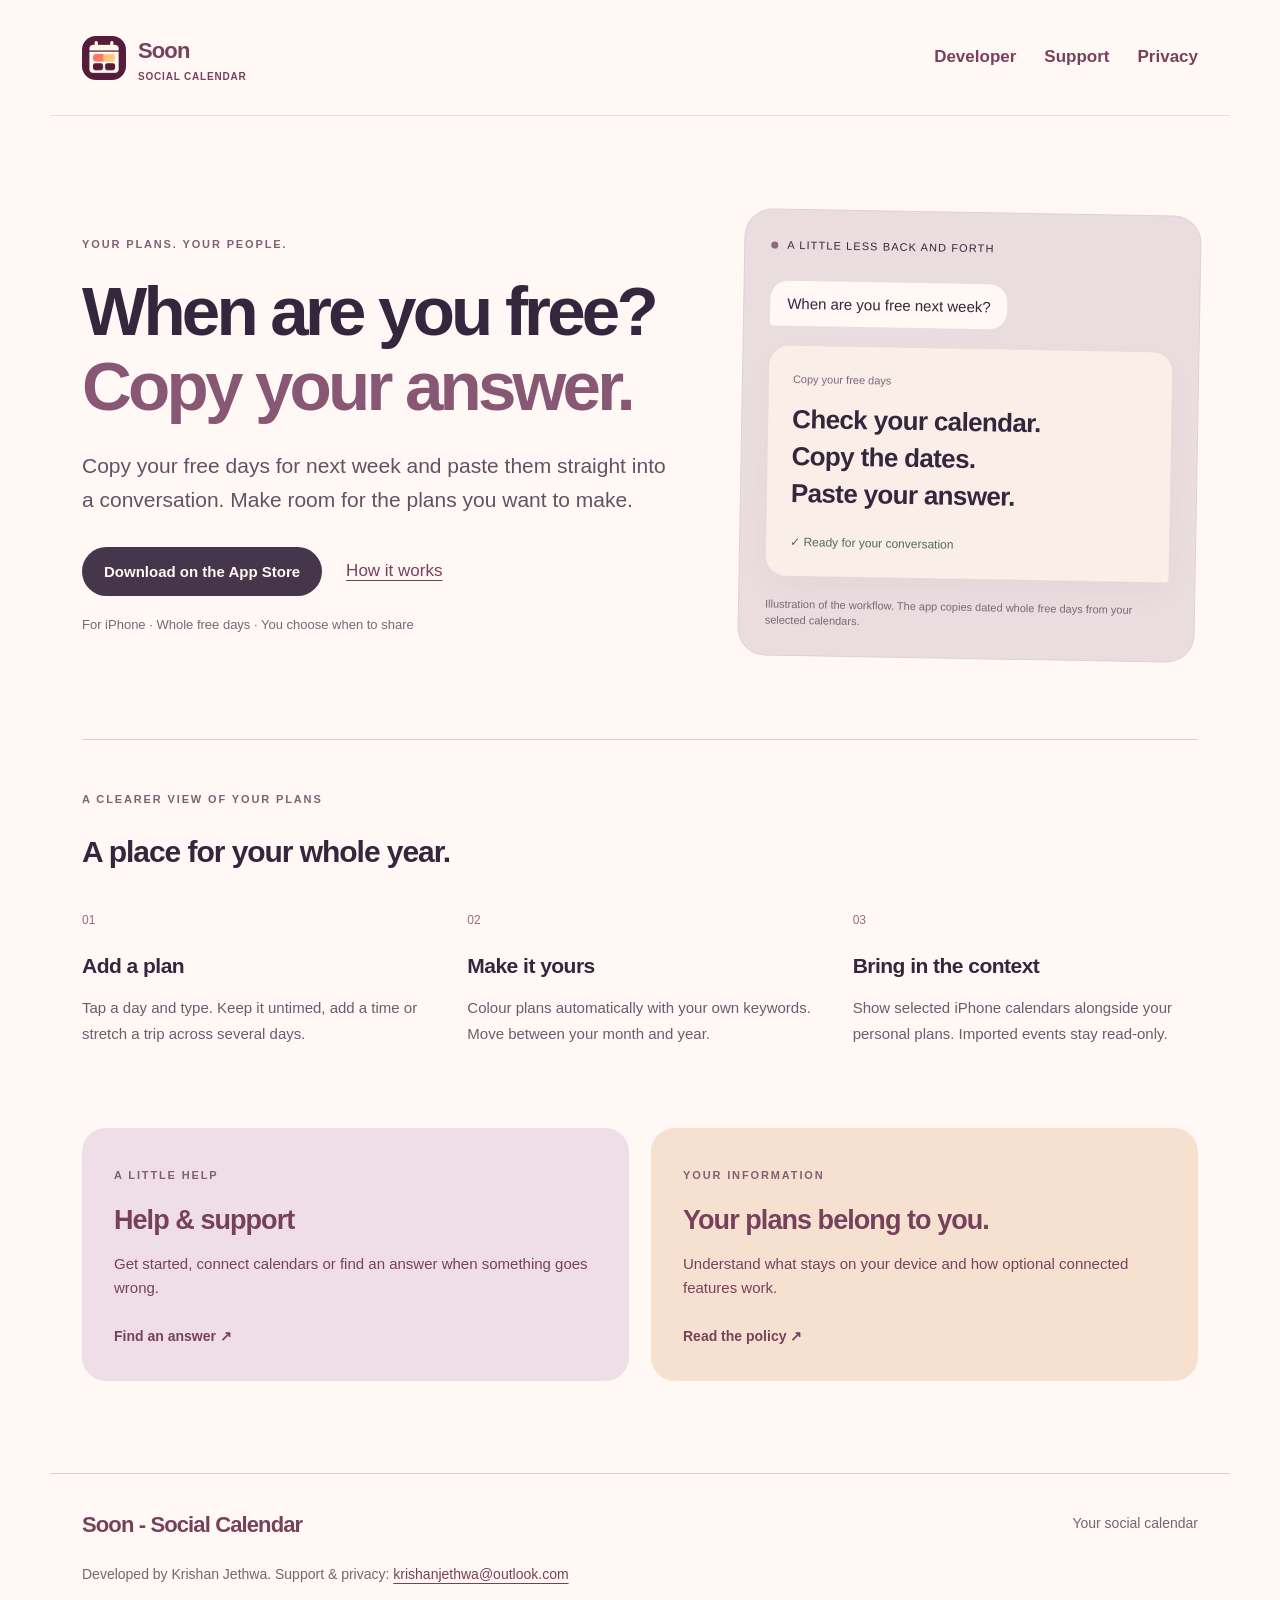
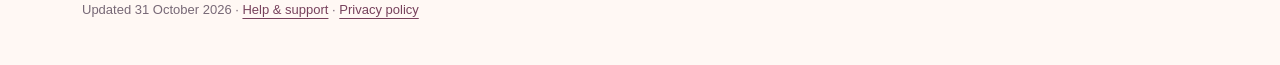
<file: soon.html>
<!doctype html>
<html lang="en"><head><meta charset="utf-8"><meta name="viewport" content="width=device-width,initial-scale=1">
<title>Your plans, with a little more room · Soon - Social Calendar</title>
<meta name="description" content="Plan your year and copy your free days. Help, support and privacy information for Soon - Social Calendar.">

<meta name="theme-color" content="#fff8f4"><link rel="icon" href="./socialite-icon.png"><link rel="stylesheet" href="./socialite.css"></head>
<body><a class="skip" href="#main">Skip to content</a><header><a class="brand" href="./soon.html" aria-label="Soon - Social Calendar home"><img src="./socialite-icon.png" width="44" height="44" alt=""><span>Soon<small>Social Calendar</small></span></a><nav aria-label="Main navigation"><a href="./">Developer</a><a href="./support.html">Support</a><a href="./privacy.html">Privacy</a></nav></header>
<main id="main"><div class="hero"><div><p class="eyebrow">Your plans. Your people.</p><h1>When are you free?<br><em>Copy your answer.</em></h1><p class="intro">Copy your free days for next week and paste them straight into a conversation. Make room for the plans you want to make.</p><div class="actions"><a class="button" href="https://apps.apple.com/gb/app/soon-social-calendar/id6828172042">Download on the App Store</a><a href="./support.html#copy-your-free-days">How it works</a></div><p class="caption">For iPhone · Whole free days · You choose when to share</p></div><aside class="example" aria-label="Illustration of the availability sharing workflow"><div class="example-top"><span class="dot"></span> A little less back and forth</div><p class="question">When are you free next week?</p><div class="answer"><span class="example-label">Copy your free days</span><strong>Check your calendar.<br>Copy the dates.<br>Paste your answer.</strong><span class="copied">✓ Ready for your conversation</span></div><p class="example-note">Illustration of the workflow. The app copies dated whole free days from your selected calendars.</p></aside></div>
<section class="overview" aria-labelledby="overview-title"><p class="eyebrow">A clearer view of your plans</p><h2 id="overview-title">A place for your whole year.</h2><div class="features"><div><span class="feature-number">01</span><h3>Add a plan</h3><p>Tap a day and type. Keep it untimed, add a time or stretch a trip across several days.</p></div><div><span class="feature-number">02</span><h3>Make it yours</h3><p>Colour plans automatically with your own keywords. Move between your month and year.</p></div><div><span class="feature-number">03</span><h3>Bring in the context</h3><p>Show selected iPhone calendars alongside your personal plans. Imported events stay read-only.</p></div></div></section>
<div class="cards"><a class="card" href="./support.html"><span class="eyebrow">A little help</span><h2>Help &amp; support</h2><p>Get started, connect calendars or find an answer when something goes wrong.</p><span class="card-link">Find an answer ↗</span></a><a class="card peach" href="./privacy.html"><span class="eyebrow">Your information</span><h2>Your plans belong to you.</h2><p>Understand what stays on your device and how optional connected features work.</p><span class="card-link">Read the policy ↗</span></a></div></main><footer><div class="footer-top"><a class="wordmark" href="./soon.html">Soon - Social Calendar</a><span>Your social calendar</span></div><p>Developed by Krishan Jethwa. Support &amp; privacy: <a href="mailto:krishanjethwa@outlook.com">krishanjethwa@outlook.com</a></p><p class="small">Updated 31 October 2026 · <a href="./support.html">Help &amp; support</a> · <a href="./privacy.html">Privacy policy</a></p></footer></body></html>
</file>
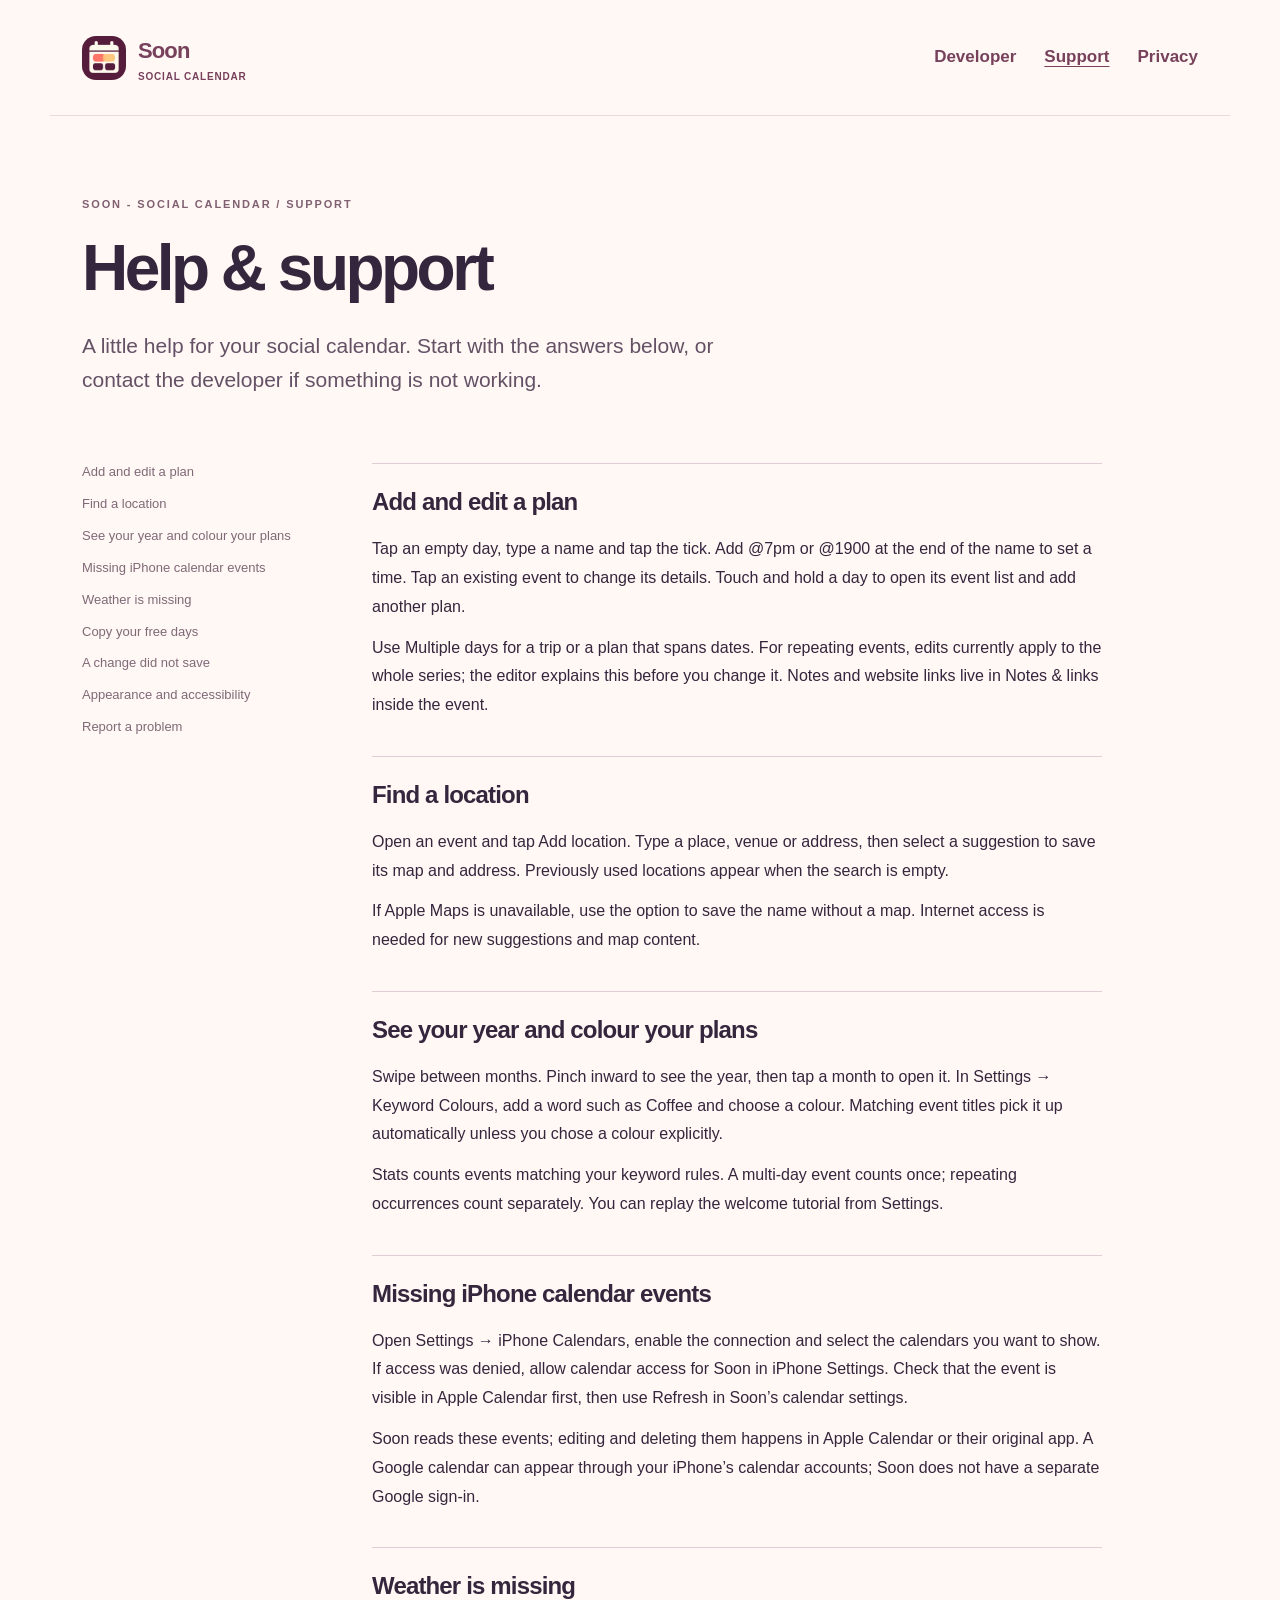
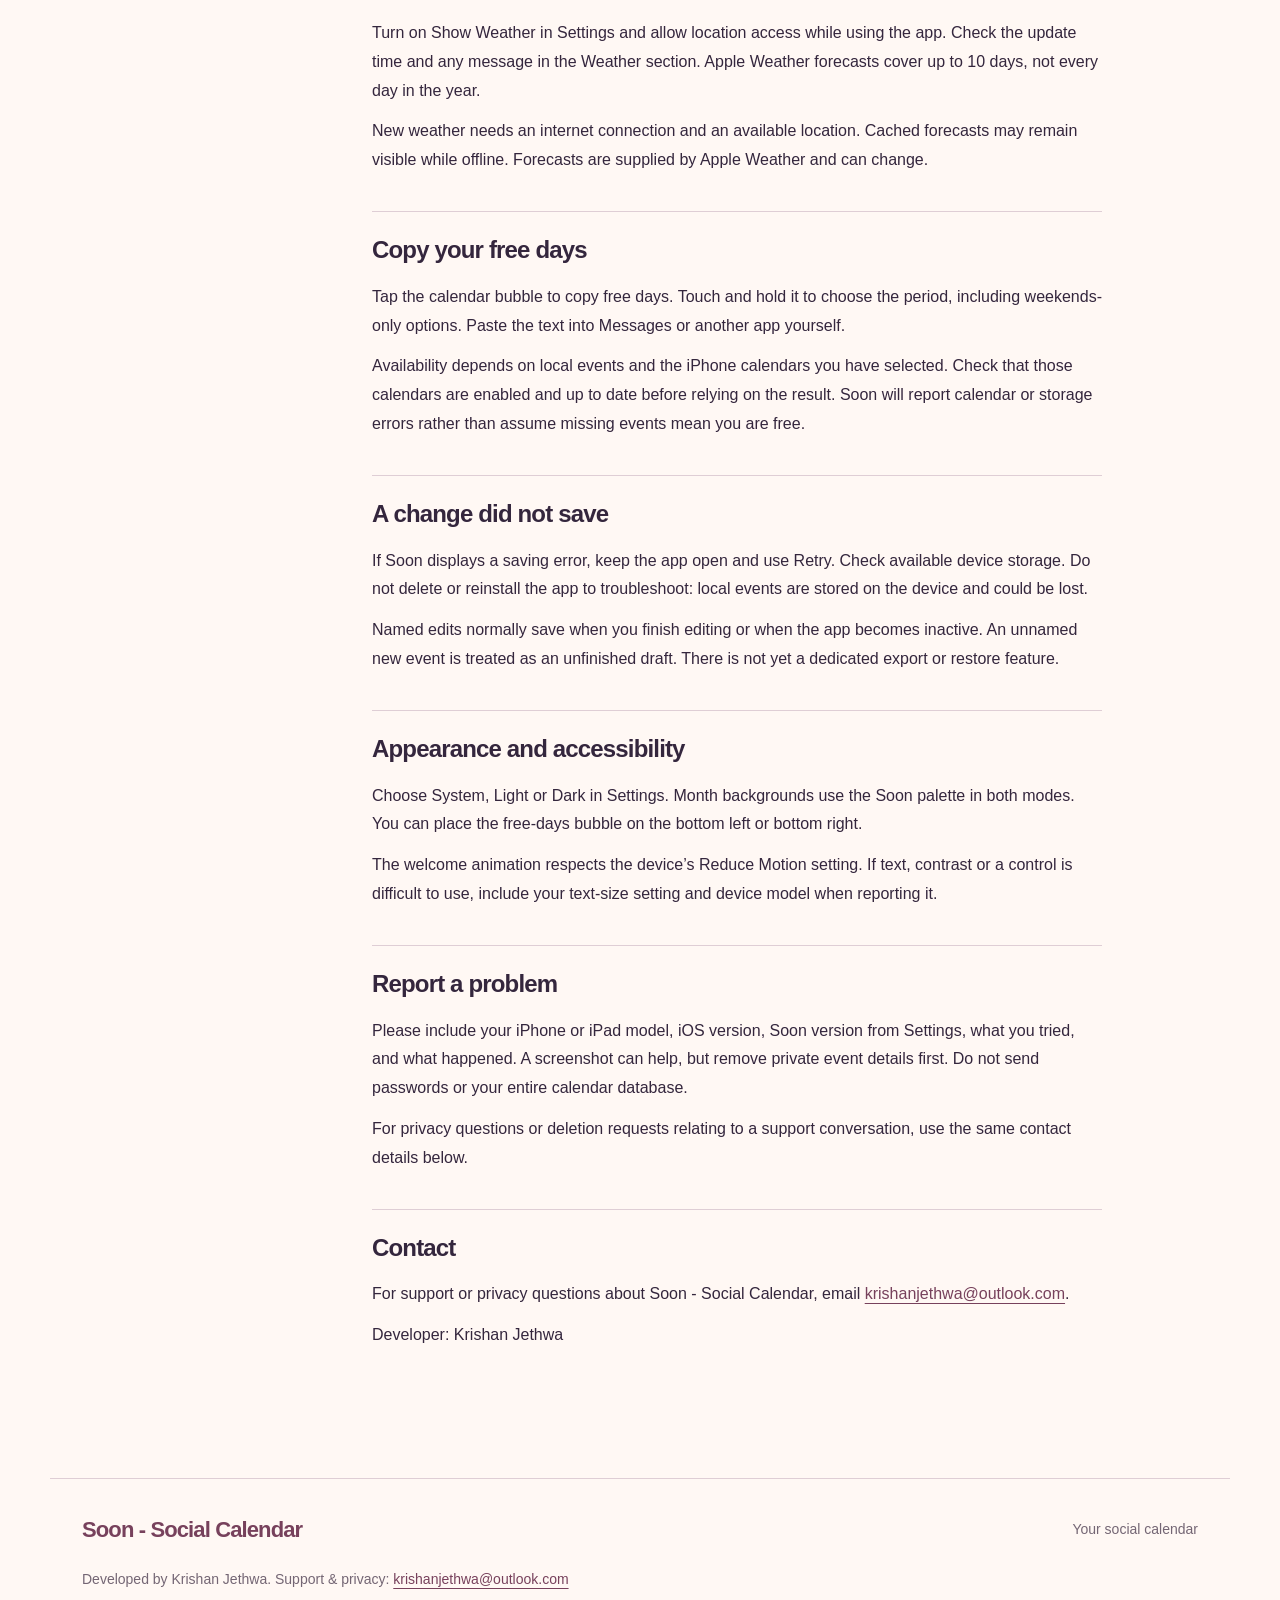
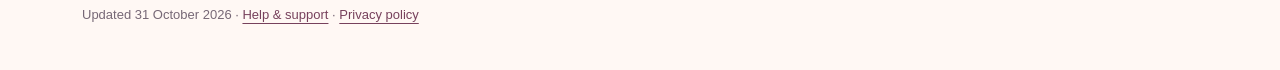
<file: support.html>
<!doctype html>
<html lang="en"><head><meta charset="utf-8"><meta name="viewport" content="width=device-width,initial-scale=1">
<title>Help &amp; support · Soon - Social Calendar</title>
<meta name="description" content="Plan your year and copy your free days. Help, support and privacy information for Soon - Social Calendar.">

<meta name="theme-color" content="#fff8f4"><link rel="icon" href="./socialite-icon.png"><link rel="stylesheet" href="./socialite.css"></head>
<body><a class="skip" href="#main">Skip to content</a><header><a class="brand" href="./soon.html" aria-label="Soon - Social Calendar home"><img src="./socialite-icon.png" width="44" height="44" alt=""><span>Soon<small>Social Calendar</small></span></a><nav aria-label="Main navigation"><a href="./">Developer</a><a href="./support.html" aria-current="page">Support</a><a href="./privacy.html">Privacy</a></nav></header>
<main id="main"><div class="page-heading"><p class="eyebrow">Soon - Social Calendar / support</p><h1>Help &amp; support</h1><p class="intro">A little help for your social calendar. Start with the answers below, or contact the developer if something is not working.</p></div><div class="reading-layout"><aside class="contents" aria-label="On this page"><a href="#add-and-edit-a-plan">Add and edit a plan</a><a href="#find-a-location">Find a location</a><a href="#see-your-year-and-colour-your-plans">See your year and colour your plans</a><a href="#missing-iphone-calendar-events">Missing iPhone calendar events</a><a href="#weather-is-missing">Weather is missing</a><a href="#copy-your-free-days">Copy your free days</a><a href="#a-change-did-not-save">A change did not save</a><a href="#appearance-and-accessibility">Appearance and accessibility</a><a href="#report-a-problem">Report a problem</a></aside><article><section id="add-and-edit-a-plan"><h2>Add and edit a plan</h2><p>Tap an empty day, type a name and tap the tick. Add @7pm or @1900 at the end of the name to set a time. Tap an existing event to change its details. Touch and hold a day to open its event list and add another plan.</p><p>Use Multiple days for a trip or a plan that spans dates. For repeating events, edits currently apply to the whole series; the editor explains this before you change it. Notes and website links live in Notes &amp; links inside the event.</p></section><section id="find-a-location"><h2>Find a location</h2><p>Open an event and tap Add location. Type a place, venue or address, then select a suggestion to save its map and address. Previously used locations appear when the search is empty.</p><p>If Apple Maps is unavailable, use the option to save the name without a map. Internet access is needed for new suggestions and map content.</p></section><section id="see-your-year-and-colour-your-plans"><h2>See your year and colour your plans</h2><p>Swipe between months. Pinch inward to see the year, then tap a month to open it. In Settings → Keyword Colours, add a word such as Coffee and choose a colour. Matching event titles pick it up automatically unless you chose a colour explicitly.</p><p>Stats counts events matching your keyword rules. A multi-day event counts once; repeating occurrences count separately. You can replay the welcome tutorial from Settings.</p></section><section id="missing-iphone-calendar-events"><h2>Missing iPhone calendar events</h2><p>Open Settings → iPhone Calendars, enable the connection and select the calendars you want to show. If access was denied, allow calendar access for Soon in iPhone Settings. Check that the event is visible in Apple Calendar first, then use Refresh in Soon’s calendar settings.</p><p>Soon reads these events; editing and deleting them happens in Apple Calendar or their original app. A Google calendar can appear through your iPhone’s calendar accounts; Soon does not have a separate Google sign-in.</p></section><section id="weather-is-missing"><h2>Weather is missing</h2><p>Turn on Show Weather in Settings and allow location access while using the app. Check the update time and any message in the Weather section. Apple Weather forecasts cover up to 10 days, not every day in the year.</p><p>New weather needs an internet connection and an available location. Cached forecasts may remain visible while offline. Forecasts are supplied by Apple Weather and can change.</p></section><section id="copy-your-free-days"><h2>Copy your free days</h2><p>Tap the calendar bubble to copy free days. Touch and hold it to choose the period, including weekends-only options. Paste the text into Messages or another app yourself.</p><p>Availability depends on local events and the iPhone calendars you have selected. Check that those calendars are enabled and up to date before relying on the result. Soon will report calendar or storage errors rather than assume missing events mean you are free.</p></section><section id="a-change-did-not-save"><h2>A change did not save</h2><p>If Soon displays a saving error, keep the app open and use Retry. Check available device storage. Do not delete or reinstall the app to troubleshoot: local events are stored on the device and could be lost.</p><p>Named edits normally save when you finish editing or when the app becomes inactive. An unnamed new event is treated as an unfinished draft. There is not yet a dedicated export or restore feature.</p></section><section id="appearance-and-accessibility"><h2>Appearance and accessibility</h2><p>Choose System, Light or Dark in Settings. Month backgrounds use the Soon palette in both modes. You can place the free-days bubble on the bottom left or bottom right.</p><p>The welcome animation respects the device’s Reduce Motion setting. If text, contrast or a control is difficult to use, include your text-size setting and device model when reporting it.</p></section><section id="report-a-problem"><h2>Report a problem</h2><p>Please include your iPhone or iPad model, iOS version, Soon version from Settings, what you tried, and what happened. A screenshot can help, but remove private event details first. Do not send passwords or your entire calendar database.</p><p>For privacy questions or deletion requests relating to a support conversation, use the same contact details below.</p></section><section id="contact"><h2>Contact</h2><p>For support or privacy questions about Soon - Social Calendar, email <a href="mailto:krishanjethwa@outlook.com">krishanjethwa@outlook.com</a>.</p><p>Developer: Krishan Jethwa</p></section></article></div></main><footer><div class="footer-top"><a class="wordmark" href="./soon.html">Soon - Social Calendar</a><span>Your social calendar</span></div><p>Developed by Krishan Jethwa. Support &amp; privacy: <a href="mailto:krishanjethwa@outlook.com">krishanjethwa@outlook.com</a></p><p class="small">Updated 31 October 2026 · <a href="./support.html">Help &amp; support</a> · <a href="./privacy.html">Privacy policy</a></p></footer></body></html>
</file>
<file: developer.css>
:root{font-family:-apple-system,BlinkMacSystemFont,"Segoe UI",sans-serif;color:#181a1b;background:#fafafa;font-synthesis:none;font-size:16px;-webkit-font-smoothing:antialiased;--green:#226d53}*{box-sizing:border-box}html{scroll-behavior:smooth;scroll-padding-top:74px}body{margin:0;overflow-x:clip}a{color:inherit;text-decoration:none}button{font:inherit}a:focus-visible,summary:focus-visible,button:focus-visible{outline:3px solid #73bd9a;outline-offset:7px}img{display:block;max-width:100%}button,a,summary{-webkit-tap-highlight-color:transparent}button,summary{cursor:pointer}.skip{position:fixed;top:-80px;left:16px;z-index:30;padding:14px;background:white;color:black}.skip:focus{top:12px}.site-header{height:66px;position:sticky;top:0;z-index:20;display:flex;align-items:center;justify-content:space-between;padding:0 max(5vw,24px);background:rgba(16,18,18,.9);color:#fafafa;backdrop-filter:blur(24px);border-bottom:1px solid #ffffff15}.identity{font-size:19px;letter-spacing:-.6px;font-weight:650}.site-header nav{display:flex;align-items:center;gap:30px;font-size:12px;font-weight:500}.site-header nav>a:not(.nav-contact),summary{color:#dadbdd}.nav-contact{background:#eff6f1;color:#182e23;padding:9px 15px;border-radius:24px}.app-menu{position:relative}summary{list-style:none;display:flex;gap:8px;align-items:center}summary::-webkit-details-marker{display:none}.dropdown{position:absolute;top:38px;right:-40px;width:256px;padding:10px;border:1px solid #ddd;border-radius:18px;background:#fff;color:#181a1b;box-shadow:0 16px 60px #0003}.dropdown a{padding:9px;display:flex;align-items:center;gap:12px;border-radius:12px}.dropdown a:hover{background:#f1f4f2}.dropdown img{border-radius:9px}.dropdown strong,.dropdown small{display:block}.dropdown strong{font-size:14px;margin-bottom:3px}.dropdown small{font-size:11px;color:#666}.dropdown a>span:last-child{margin-left:auto}.eyebrow{text-transform:uppercase;letter-spacing:2.2px;font-size:11px;font-weight:650;margin:0 0 26px}.hero{position:relative;isolation:isolate;min-height:910px;height:calc(128svh - 66px);max-height:1250px;background:#050606;color:#fff;overflow:hidden;text-align:center}.hero-heading{position:relative;z-index:3;padding-top:72px;pointer-events:none}.hero h1{font-size:clamp(76px,9.5vw,140px);letter-spacing:-.075em;line-height:.93;margin:0;font-weight:650}.hero h1 span{background:linear-gradient(115deg,#e9f9ef 15%,#b9e9d1 50%,#578a77);background-clip:text;color:transparent}.hero-heading>p:last-child{font-size:20px;color:#a9b8b0;line-height:1.45;letter-spacing:-.5px;margin:24px 0 0}.hero-image{position:absolute;inset:32% -8% -4%;z-index:1;transform:translate3d(0,var(--hero-y,0px),0) scale(var(--hero-scale,1));will-change:transform}.hero-image img{width:100%;height:100%;object-fit:contain;object-position:center}.hero-image-shade{position:absolute;inset:0;background:linear-gradient(#050606 0%,transparent 26%,transparent 75%,#050606 100%)}.scroll-cue{position:absolute;bottom:36px;left:50%;transform:translateX(-50%);z-index:4;display:flex;gap:20px;align-items:center;color:#c9d7cf;font-size:12px;white-space:nowrap}.scroll-cue span{display:grid;place-items:center;width:32px;height:32px;border:1px solid #ffffff40;border-radius:50%;font-size:17px}.hero-side{position:absolute;bottom:42px;left:5vw;color:#6d7b73;z-index:4;font-size:10px}.story-intro{padding:142px max(calc((100vw - 1100px)/2),7vw) 110px;text-align:center;background:#fff;scroll-margin-top:0}.story-intro h2,.contact h2{font-size:clamp(44px,5.6vw,78px);line-height:1.04;letter-spacing:-.06em;margin:0;font-weight:650}.story-intro h2 span{color:#929698}.story-intro>p:not(.eyebrow){max-width:600px;margin:32px auto 50px;font-size:19px;line-height:1.6;color:#6c7072;letter-spacing:-.3px}.story-nav{display:flex;justify-content:center;gap:34px;flex-wrap:wrap}.story-nav a{font-size:13px;font-weight:600}.story-nav span{font-size:9px;margin-left:5px;color:#929698}.chapter{--p:0;--enter:1;--move:0px;--tilt:0deg;--scale:1;--callout:1;position:relative;height:155svh;min-height:1040px;scroll-margin-top:0}.chapter-frame{position:sticky;top:66px;min-height:calc(100svh - 66px);display:grid;grid-template-columns:minmax(0,.86fr) minmax(0,1.28fr);align-items:center;gap:3vw;padding:48px max(calc((100vw - 1160px)/2),6vw);isolation:isolate;overflow:clip}.dark{background:#050606;color:#f5f6f6}.light{background:#f5f5f7;color:#1d1d1f}.chapter-copy{position:relative;z-index:3}.chapter-copy .eyebrow{color:#96999b;margin-bottom:26px}.chapter h2{font-size:clamp(40px,4.7vw,67px);line-height:1.02;letter-spacing:-.065em;margin:0 0 30px;font-weight:650}.chapter h2 span{color:#878e8a}.chapter-markets h2 span{color:#92bdab}.chapter-copy>p:not(.eyebrow){max-width:410px;font-size:18px;line-height:1.55;letter-spacing:-.3px;margin:22px 0 0}.chapter-copy p.secondary{font-size:16px;color:#777e7a;line-height:1.6}.dark .chapter-copy p.secondary{color:#949d98}.role{display:grid;gap:7px;margin-bottom:28px;line-height:1.4;font-size:14px}.role strong{font-weight:600}.role>span{color:#808a84}.role small{font-size:11px;margin-top:3px;letter-spacing:.2px;color:#7a827e}.chapter-tags{display:flex;gap:7px;flex-wrap:wrap;margin-top:28px}.chapter-tags span{border:1px solid #ffffff28;border-radius:20px;padding:7px 10px;font-size:10px;color:#a9bab1}.chapter-visual{position:relative;height:540px;min-width:0;margin:0 -4vw 0 -1vw;perspective:1200px;isolation:isolate}.visual-main{position:absolute;top:0;left:0;width:100%;height:100%;object-fit:contain;transform:translate3d(0,var(--move),0) scale(var(--scale)) rotate(var(--tilt));opacity:var(--enter);will-change:transform,opacity}.chapter-visual figcaption{position:absolute;bottom:-15px;left:10px;right:10px;text-align:center;font-size:10px;line-height:1.5;color:#7a827d;z-index:5}.floating-label{position:absolute;z-index:3;transform:translate3d(0,calc(var(--move) * -1.5),0);opacity:var(--callout);border:1px solid #ffffff28;backdrop-filter:blur(18px);background:#0b1511bb;box-shadow:0 14px 50px #0004;border-radius:16px;padding:17px 21px;font-size:13px;letter-spacing:-.3px}.floating-label span{display:block;font-size:10px;color:#8ea99b;margin-top:7px}.floating-label i{display:inline-block;background:#8ee3b7;box-shadow:0 0 16px #62f8a3;width:6px;height:6px;border-radius:50%;margin-right:10px}.market-visual .label-one{top:50px;left:1%}.market-visual .label-two{bottom:50px;right:0}.visual-glow{position:absolute;inset:25% 14%;background:#0d7755;opacity:.13;filter:blur(55px);border-radius:50%}.chapter-software{background:#f5f5f7}.chapter-software h2 span{color:#6d88a3}.software-visual{height:580px;margin-right:-3vw}.system-composition{position:absolute;inset:20px -2% 15px 4%;transform-style:preserve-3d;transform:translate3d(0,var(--move),0) rotateY(calc(var(--tilt) * 1.4));opacity:var(--enter)}.system-window{position:absolute;width:90%;border:1px solid #ffffff;box-shadow:0 30px 65px #183c571c,0 3px 6px #183c5714;border-radius:17px;overflow:hidden;transform-style:preserve-3d}.window-bar{height:44px;display:flex;align-items:center;padding:0 16px;gap:5px;border-bottom:1px solid #ffffff22;font-size:10px}.window-bar i{width:6px;height:6px;border-radius:50%;background:#a2aebb}.window-bar i:first-child{background:#d9a7a3}.window-bar i:nth-child(2){background:#d8c39a}.window-bar i:nth-child(3){background:#9ec1b1}.window-bar>span{margin-left:10px}.window-back{top:24px;left:9%;height:250px;background:linear-gradient(120deg,#19242c,#304151);color:#d9e4e9;transform:rotateX(8deg) rotateY(-15deg) rotateZ(-7deg) translateY(calc(var(--move) * -.6));box-shadow:0 45px 75px #1b354c38}.code-lines{padding:24px 22px;font-size:10px;font-family:ui-monospace,SFMono-Regular,monospace;line-height:2.2;white-space:nowrap}.code-lines span{display:block}.code-lines b{color:#abdfc4;font-weight:400}.window-front{top:230px;left:-2%;height:235px;background:linear-gradient(130deg,#fffffff2,#e6edf5ed);transform:rotateX(8deg) rotateY(-10deg) rotateZ(5deg) translateY(calc(var(--move) * .7));backdrop-filter:blur(10px)}.window-front .window-bar{border-color:#acbccb44;color:#547085}.workflow{display:flex;align-items:center;justify-content:space-evenly;padding:23px 16px 18px;gap:8px}.workflow>div{display:flex;flex-direction:column;align-items:center;gap:9px;font-size:10px;font-weight:600;color:#486478}.workflow svg{width:43px;height:43px;stroke:#456880;fill:none;stroke-width:1.2;background:#fff9;border:1px solid white;padding:5px;border-radius:13px;box-shadow:0 3px 10px #56789a10}.workflow>b{font-size:19px;color:#a6b8c7;font-weight:400}.system-status{font-size:10px;text-align:center;color:#71828d}.system-status i{display:inline-block;width:5px;height:5px;background:#579880;border-radius:50%;margin-right:7px}.floating-language{position:absolute;z-index:4;background:#fff;border:1px solid #fff;border-radius:16px;padding:16px 22px;font-size:15px;font-weight:600;box-shadow:0 15px 40px #213c5720;opacity:var(--callout)}.language-python{top:165px;left:-10%;transform:translateY(calc(var(--move) * -1.8)) rotate(-8deg);color:#597885}.language-dotnet{right:-3%;bottom:80px;transform:translateY(calc(var(--move) * 1.6)) rotate(8deg);color:#78648c}.software-orb{position:absolute;border:1px solid #b9cad533;box-shadow:inset 0 0 45px #a8b6d11c;border-radius:50%;z-index:-1}.orb-one{width:340px;height:340px;right:0;top:20px}.orb-two{width:220px;height:220px;left:0;bottom:20px}.chapter-physics{background:#050507}.chapter-physics h2 span{color:#a29abb}.physics-visual{height:580px;margin-left:-6vw;margin-right:-7vw}.physics-visual .visual-main{object-fit:contain;mask-image:radial-gradient(ellipse at center,#000 32%,transparent 75%)}.physics-visual .label-one{left:10%;top:50px;background:#11101bbb;border-color:#8877b54a}.physics-visual .label-two{right:6%;bottom:40px;background:#11101bbb;border-color:#8877b54a}.particle-halo{position:absolute;border:1px solid #c8b7ff25;border-radius:50%;inset:17% 24%;transform:rotateX(55deg) rotateY(-25deg) rotateZ(calc(var(--tilt) * 4));box-shadow:0 0 25px #8f74cb0d;opacity:var(--callout)}.halo-two{inset:11% 18%;transform:rotateX(-55deg) rotateY(20deg) rotateZ(calc(var(--tilt) * -4))}.chapter-education{background:#e9e9eb}.chapter-education h2 span{color:#777e87}.education-visual{margin-right:-6vw;height:570px}.education-visual .visual-main{mix-blend-mode:multiply;mask-image:radial-gradient(ellipse at center,#000 40%,transparent 75%)}.degree{margin-top:24px}.degree small{font-size:10px;letter-spacing:.5px;color:#7a7d80}.degree h3{font-size:16px;font-weight:600;letter-spacing:-.3px;margin:7px 0}.degree p{font-size:12px;color:#6a6f73;line-height:1.5;margin:0;max-width:300px}.degree>span{display:inline-block;font-size:10px;margin-top:7px;color:#3a6f5a}.chapter-copy .education-note{font-size:12px!important;max-width:320px!important}.subject{position:absolute;z-index:3;border:1px solid #fff8;background:#ffffffaa;backdrop-filter:blur(14px);padding:12px 21px;border-radius:40px;font-size:13px;font-weight:500;box-shadow:0 10px 35px #2d353d14;opacity:var(--callout);transform:translateY(calc(var(--move) * -1.6))}.subject-physics{top:60px;left:4%;color:#356049}.subject-finance{top:165px;right:0%;color:#47546b}.subject-economics{bottom:50px;left:35%;color:#6b4e67}.chapter-apps{background:#e7eeea}.chapter-apps h2 span{color:#6d8e7d}.app-heading{display:flex;gap:13px;align-items:center;margin:0 0 25px}.app-heading img{border-radius:12px;box-shadow:0 6px 14px #163a2820}.app-heading strong,.app-heading span{display:block}.app-heading strong{font-size:16px;letter-spacing:-.4px;margin-bottom:4px}.app-heading span{font-size:11px;color:#6d8077}.button{display:inline-flex;align-items:center;gap:30px;background:#286b50;color:white;border-radius:32px;padding:14px 20px;font-size:12px;margin-top:26px}.button:hover{background:#1c543d}.app-links{display:flex;gap:18px;font-size:10px;color:#657b6e;margin-top:19px}.app-links a:hover{text-decoration:underline}.app-visual{height:600px}.app-orbit{position:absolute;inset:20% 8%;border:1px solid #a1bbab5c;border-radius:50%;transform:rotate(-30deg) scale(1.3);background:radial-gradient(ellipse,#a3c8b530,transparent 70%)}.phone-composition{position:absolute;inset:0;transform:translateY(var(--move));opacity:var(--enter)}.phone{position:absolute;top:12px;left:29%;width:244px;height:505px;background:#f7f7f3;border:7px solid #2c3231;border-radius:43px;box-shadow:inset 0 0 0 2px #dde1dc,12px 23px 1px -5px #747e7870,25px 40px 70px #244c3b3b;overflow:hidden;transform:perspective(1200px) rotateY(calc(-14deg + var(--tilt))) rotateX(6deg) rotateZ(-7deg);padding:17px 13px 0;will-change:transform}.phone-island{width:72px;height:20px;position:absolute;left:50%;top:7px;transform:translateX(-50%);background:#151b18;border-radius:30px}.phone-status{font-size:9px;display:flex;justify-content:space-between;margin:0 6px 26px;font-weight:650}.phone-header{display:flex;align-items:center;gap:7px;font-size:14px;font-weight:650;letter-spacing:-.4px}.phone-header img{border-radius:8px;width:25px;height:25px}.phone-header i{margin-left:auto;font-size:24px;font-weight:300;font-style:normal}.phone-month{margin:21px 0 16px}.phone-month span,.phone-month strong{display:block;font-size:20px;line-height:1.2;letter-spacing:-.9px;font-weight:650}.phone-month strong{color:#5a8f70;font-size:17px}.year-calendar{display:grid;grid-template-columns:repeat(3,1fr);gap:10px 8px}.mini-month{display:grid;grid-template-columns:repeat(7,1fr);gap:2px}.mini-month>span{grid-column:1/-1;font-size:6px;letter-spacing:.1px;margin-bottom:3px;color:#577362;font-weight:600}.mini-day{height:5px;width:5px;border-radius:1px;background:#dce2d8}.mini-day.busy{background:#86aa8d}.mini-day.plan{background:#cfb7bd}.phone-card{background:#e5eddf;border:1px solid #fff8;padding:11px;border-radius:12px;margin-top:20px}.phone-card>span{font-size:8px;color:#6c7d65}.phone-card>strong{display:block;font-size:11px;letter-spacing:-.3px;margin-top:5px}.phone-card>div{font-size:7px;color:#547249;margin-top:10px}.phone-card i{display:inline-block;border-radius:50%;background:#70a064;width:4px;height:4px;margin-right:4px}.phone-tabs{display:flex;justify-content:space-between;font-size:7px;color:#6a7469;margin:17px 7px}.phone-tabs span:first-child{color:#386e46;font-weight:600}.message-bubble{position:absolute;z-index:4;font-size:12px;border:1px solid #fff9;box-shadow:0 10px 45px #27493518;backdrop-filter:blur(20px);opacity:var(--callout)}.message-question{top:85px;left:0;background:#fffdf5f0;padding:18px 20px;border-radius:20px 20px 20px 5px;transform:translateY(calc(var(--move) * -1.8)) rotate(-4deg);max-width:230px}.message-answer{right:-3%;bottom:52px;background:#d4e5daf2;padding:20px 23px;border-radius:22px 22px 5px 22px;transform:translateY(calc(var(--move) * 1.4)) rotate(4deg);width:280px;line-height:1.5;font-weight:600;color:#315541}.message-answer small{display:block;font-size:7px;letter-spacing:1.8px;font-weight:500;color:#688b73;margin-bottom:8px}.message-answer span{display:block;font-size:10px;font-weight:400;margin-top:11px}.message-answer b{float:right}.contact{text-align:center;padding:140px 24px;background:#fff}.contact h2 span{color:#9b9ea0}.contact>a{display:inline-block;font-size:16px;letter-spacing:-.3px;color:#46795e;margin-top:36px}.contact>a span{padding-left:12px}footer{padding:30px max(5vw,24px);font-size:10px;color:#808486;display:flex;align-items:center;justify-content:space-between;flex-wrap:wrap;gap:24px;background:#f5f5f7;border-top:1px solid #e5e5e7}footer>div{display:flex;align-items:center;gap:22px}footer p{flex:0 0 100%;font-size:9px;margin:0;color:#919597}.motion-toggle{border:0;background:none;padding:0;color:inherit;font-size:10px}footer a:hover,.motion-toggle:hover{color:#1d1d1f}.motion-toggle[disabled]{cursor:default}
/* Motion follows native scroll position. No timers or scroll interception. */
html[data-motion="on"] .chapter-visual{--scale:calc(.88 + var(--p) * .22)}html[data-motion="off"]{scroll-behavior:auto}html[data-motion="off"] .hero-image,html[data-motion="off"] .visual-main,html[data-motion="off"] .system-composition,html[data-motion="off"] .floating-label,html[data-motion="off"] .floating-language,html[data-motion="off"] .subject,html[data-motion="off"] .phone-composition,html[data-motion="off"] .message-bubble{transform:none!important;opacity:1!important}html[data-motion="off"] .phone{transform:rotate(-5deg)}
@media(min-width:1550px){.chapter-frame{padding-left:max(calc((100vw - 1280px)/2),6vw);padding-right:max(calc((100vw - 1280px)/2),6vw);gap:70px}.chapter-visual{height:630px}.software-visual{height:610px}.hero-image{inset:29% 0 -7%}}
@media(max-width:1050px) and (min-width:760px){.chapter-frame{grid-template-columns:.95fr 1.05fr;gap:10px;padding:50px 5vw}.chapter h2{font-size:46px}.chapter-copy>p:not(.eyebrow){font-size:16px}.chapter-visual{height:440px;margin-left:0;margin-right:-2vw}.floating-label{padding:13px;font-size:11px}.software-visual{height:480px}.window-back{top:40px}.window-front{top:225px}.window-front .workflow{padding-left:8px;padding-right:8px}.code-lines{font-size:8px;padding-left:12px}.language-python{left:-2%;top:170px}.language-dotnet{right:-2%;bottom:0}.physics-visual{margin-left:-4vw}.education-visual{margin-right:-5vw}.subject{padding:10px 15px;font-size:11px}.app-visual{height:560px}.phone{left:18%;transform:scale(.92) rotate(-6deg)}.message-question{font-size:10px;left:0;max-width:170px}.message-answer{width:220px;right:0;font-size:11px;bottom:30px}.hero-side{display:none}}
@media(max-width:759px){html{scroll-padding-top:60px}.site-header{height:60px;padding:0 20px}.identity{font-size:16px}.site-header nav{gap:19px;font-size:11px}.nav-contact{display:none}.dropdown{right:-4px;top:35px;width:240px}.hero{height:calc(108svh - 60px);min-height:700px;max-height:950px}.hero-heading{padding:64px 20px 0}.hero .eyebrow{font-size:8px;letter-spacing:1.5px;margin-bottom:25px}.hero h1{font-size:clamp(72px,15vw,110px);line-height:.95}.hero-heading>p:last-child{font-size:16px;line-height:1.5;margin-top:24px}.hero-image{inset:37% -24% 2%;}.hero-image img{object-fit:cover;object-position:center}.hero-image-shade{background:linear-gradient(#050606 0%,transparent 24%,transparent 65%,#050606 100%)}.scroll-cue{bottom:29px;font-size:10px}.hero-side{display:none}.story-intro{padding:86px 26px 70px}.story-intro h2,.contact h2{font-size:43px;letter-spacing:-2.4px}.story-intro>p:not(.eyebrow){font-size:16px;line-height:1.65;margin:26px auto 34px}.story-intro .eyebrow{font-size:9px}.story-nav{gap:17px 21px}.story-nav a{font-size:11px}.chapter{height:auto;min-height:0;scroll-margin-top:0}.chapter-frame{position:relative;top:auto;min-height:0;display:flex;flex-direction:column;align-items:stretch;gap:20px;padding:75px 28px 60px;overflow:clip}.chapter-copy{max-width:500px;margin:auto;width:100%}.chapter-copy .eyebrow{font-size:9px;margin-bottom:22px}.chapter h2{font-size:48px;letter-spacing:-2.8px;line-height:1.04;margin-bottom:25px}.role{font-size:13px;margin-bottom:24px}.role small{font-size:10px}.chapter-copy>p:not(.eyebrow){font-size:16px;line-height:1.6;margin-top:18px;max-width:none}.chapter-copy p.secondary{font-size:14px;line-height:1.7}.chapter-tags{margin-top:24px}.chapter-tags span{font-size:9px}.chapter-visual{height:350px;width:calc(100% + 32px);margin:10px -16px 20px}.chapter-visual figcaption{font-size:8px;bottom:-17px;left:20px;right:20px}.floating-label{font-size:10px;padding:12px 14px;border-radius:12px}.floating-label span{font-size:8px}.market-visual .label-one{left:0;top:20px}.market-visual .label-two{bottom:15px;right:0}.software-visual{height:430px;margin-top:25px}.system-composition{inset:0 1% 0 5%}.window-back{left:7%;top:20px;height:210px}.code-lines{font-size:8px;padding:20px 14px}.window-front{top:205px;left:-1%;height:200px}.window-bar{height:36px;font-size:8px;padding:0 12px}.workflow{padding:18px 12px;gap:5px}.workflow>div{font-size:9px;gap:6px}.workflow svg{width:35px;height:35px}.system-status{font-size:8px}.floating-language{font-size:12px;padding:12px 17px;border-radius:12px}.language-python{left:-3%;top:142px}.language-dotnet{right:0;bottom:5px}.orb-one{width:240px;height:240px}.orb-two{width:170px;height:170px}.physics-visual{height:370px;margin-left:-28px;width:calc(100% + 56px);margin-top:5px}.physics-visual .label-one{left:6%;top:18px}.physics-visual .label-two{right:7%;bottom:15px}.education-visual{height:360px;margin-top:30px;width:calc(100% + 56px);margin-left:-28px}.subject{font-size:10px;padding:10px 16px}.subject-physics{top:10px;left:10%}.subject-finance{top:100px;right:8%}.subject-economics{bottom:15px;left:35%}.degree h3{font-size:15px}.degree p{font-size:12px}.app-visual{height:560px;margin-top:35px}.phone{left:calc(50% - 122px);top:0;transform:rotate(-6deg)}.message-question{left:-1%;top:95px;font-size:10px;padding:14px 16px;max-width:175px}.message-answer{right:-1%;bottom:20px;width:240px;font-size:11px;padding:18px 20px}.app-orbit{inset:17% 0 25%;transform:rotate(-30deg) scale(1.05)}.button{font-size:11px}.contact{padding:86px 24px}.contact>a{font-size:13px}footer{padding:28px 24px;gap:20px}footer>div{gap:18px}.eyebrow{font-size:9px}html[data-motion="on"] .chapter-visual{--scale:calc(.92 + var(--p) * .12)}}
/* A full sweep unfolds during each chapter's visible scroll interval. */
.hero-image{transform:perspective(1400px) translate3d(var(--hero-x,0px),var(--hero-y,0px),0) rotateY(var(--hero-yaw,0deg)) rotateZ(var(--hero-turn,0deg)) scale(var(--hero-scale,1));transform-origin:50% 55%}
.visual-main{transform:translate3d(var(--sweep,0px),var(--move),0) rotateX(var(--pitch,0deg)) rotateY(var(--yaw,0deg)) rotateZ(var(--tilt)) scale(var(--scale));transform-origin:50% 55%}
html[data-motion="on"] .chapter-visual{--scale:calc(.84 + var(--p) * .35)}
.system-composition{transform:translate3d(var(--sweep,0px),var(--move),0) rotateX(var(--pitch,0deg)) rotateY(var(--yaw,0deg)) rotateZ(calc(var(--tilt) * .6)) scale(calc(.91 + var(--p) * .17))}
.phone-composition{transform:translate3d(calc(var(--sweep,0px) * .55),var(--move),0)}
.phone-composition .phone{transform:perspective(1200px) rotateY(calc(-8deg + var(--yaw,0deg))) rotateX(calc(6deg + var(--pitch,0deg))) rotateZ(calc(-5deg + var(--tilt))) scale(calc(.94 + var(--p) * .12))}
@media(max-width:759px){html[data-motion="on"] .chapter-visual{--scale:calc(.88 + var(--p) * .24)}}
@media(prefers-reduced-motion:reduce){html{scroll-behavior:auto}.hero-image,.visual-main,.system-composition,.floating-label,.floating-language,.subject,.phone-composition,.message-bubble,.particle-halo{transform:none!important;opacity:1!important;will-change:auto}.phone{transform:rotate(-5deg)!important}.chapter{height:auto;min-height:0}.chapter-frame{position:relative;top:auto}.hero{max-height:950px}} 

.market-visual .visual-main{mix-blend-mode:lighten}

.chapter-markets{background:#000}.market-visual .visual-main{mask-image:linear-gradient(90deg,transparent,#000 6%,#000 94%,transparent)}
</file>
<file: socialite.css>
*{box-sizing:border-box}html{scroll-behavior:smooth;scroll-padding-top:24px}body{margin:0;background:#fff8f4;color:#34263d;font:17px/1.7 -apple-system,BlinkMacSystemFont,"Segoe UI",sans-serif}a{color:#77415c;text-underline-offset:4px}header,main,footer{max-width:1180px;margin:auto;padding:32px}header{display:flex;align-items:center;justify-content:space-between;gap:24px;border-bottom:1px solid #e7dcd9}header a{text-decoration:none;font-weight:650}nav{display:flex;gap:28px}nav [aria-current=page]{text-decoration:underline}.brand{display:flex;align-items:center;gap:12px;font-size:22px;letter-spacing:-.04em}.brand img{border-radius:14px}h1{font-size:clamp(40px,5.4vw,70px);line-height:1.08;letter-spacing:-.055em;font-weight:650;margin:20px 0 26px}h1 em{font-style:normal;color:#885774}h2{font-size:30px;line-height:1.2;letter-spacing:-.035em;font-weight:620}h3{font-size:21px;letter-spacing:-.025em;margin:14px 0 6px}p{margin:12px 0}.intro{font-size:21px;line-height:1.6;max-width:680px;color:#645166}.eyebrow{text-transform:uppercase;letter-spacing:.17em;font-size:11px;font-weight:750;color:#806071}.hero{display:grid;grid-template-columns:1.3fr 1fr;align-items:center;gap:64px;padding:64px 0 80px}.actions{display:flex;align-items:center;gap:24px;margin:30px 0 18px}.button{display:inline-flex;align-items:center;gap:22px;background:#46364b;color:#fff8f4;padding:12px 22px;border-radius:100px;text-decoration:none;font-weight:600;font-size:15px}.button:hover{background:#6a4b65}.caption,.example-note,.small{font-size:13px;color:#776876}.example{background:#eadddf;border:1px solid #e2cfd7;border-radius:28px;padding:26px;transform:rotate(1deg)}.example-top{font-size:11px;text-transform:uppercase;letter-spacing:.1em;display:flex;align-items:center;gap:9px}.dot{width:7px;height:7px;border-radius:50%;background:#93687f}.question{margin:26px 0 20px;background:#fff8f4;display:inline-block;padding:10px 17px;border-radius:18px 18px 18px 4px;font-size:15px}.answer{padding:24px;background:#f9eee8;border-radius:20px 20px 4px 20px;box-shadow:0 12px 30px #6140570a}.example-label{font-size:11px;color:#826677;display:block;margin-bottom:12px}.answer strong{font-weight:550;line-height:1.4;font-size:26px;letter-spacing:-.025em}.copied{display:block;margin-top:20px;font-size:12px;color:#526c54}.example-note{font-size:11px;line-height:1.5;margin:20px 0 0}.overview{padding:38px 0 50px;border-top:1px solid #dfced5}.features{display:grid;grid-template-columns:repeat(3,1fr);gap:40px;margin-top:35px}.features p{font-size:15px;color:#6c5c6d}.feature-number{font-size:12px;color:#986d82}.cards{display:grid;grid-template-columns:1fr 1fr;gap:22px;margin:20px 0 60px}.card{display:block;padding:32px;background:#efdee7;border-radius:24px;text-decoration:none}.card h2{font-size:27px;margin:15px 0}.card p{font-size:15px;line-height:1.6}.card-link{display:block;margin-top:25px;font-size:14px;font-weight:600}.peach{background:#f6e1d1}footer{border-top:1px solid #dfced5;color:#746674;font-size:14px}.footer-top{display:flex;align-items:center;justify-content:space-between;margin-bottom:20px}.wordmark{font-size:22px;letter-spacing:-.04em;font-weight:650;text-decoration:none}.draft{background:#f2e4d9;padding:12px 16px;border-radius:12px;font-size:13px;color:#6f4e3d}.page-heading{padding:35px 0 45px}.page-heading h1{font-size:clamp(42px,6vw,64px)}.reading-layout{display:grid;grid-template-columns:230px minmax(0,1fr);gap:60px;margin:10px 0 60px}.contents{display:flex;flex-direction:column;gap:13px;align-self:start;font-size:13px;line-height:1.45;position:sticky;top:24px}.contents a{text-decoration:none;color:#806978}.contents a:hover{text-decoration:underline}article{max-width:730px}article section{border-top:1px solid #dfced5;padding:24px 0}article h2{font-size:24px;margin:0 0 18px}article p{font-size:16px;line-height:1.8;overflow-wrap:anywhere}a:focus-visible{outline:3px solid #985485;outline-offset:5px}.skip{position:absolute;top:-70px;left:12px;background:#fff;padding:10px;z-index:2}.skip:focus{top:12px}@media(max-width:850px){.hero{gap:30px}.reading-layout{grid-template-columns:175px minmax(0,1fr);gap:32px}}@media(max-width:650px){main,header,footer{padding:22px}header{gap:12px}nav{gap:16px;font-size:14px}.brand{font-size:20px}.brand img{width:36px;height:36px}.hero{grid-template-columns:1fr;gap:35px;padding:38px 0 50px}h1{font-size:44px}.intro{font-size:18px}.example{transform:none}.features,.cards{grid-template-columns:1fr}.features{gap:24px}.features h3{margin-top:7px}.overview{padding-bottom:32px}.cards{margin-bottom:35px}.reading-layout{display:block}.contents{position:static;border-top:1px solid #dfced5;padding:20px 0;margin-bottom:20px;gap:12px}.page-heading{padding:25px 0}.footer-top{gap:15px}.card{padding:25px}}@media(prefers-reduced-motion:reduce){html{scroll-behavior:auto}}

.brand small{display:block;font-size:10px;letter-spacing:.08em;font-weight:550;line-height:1.2;text-transform:uppercase;margin-top:2px}.footer-top{flex-wrap:wrap}.wordmark{overflow-wrap:anywhere}
</file>
